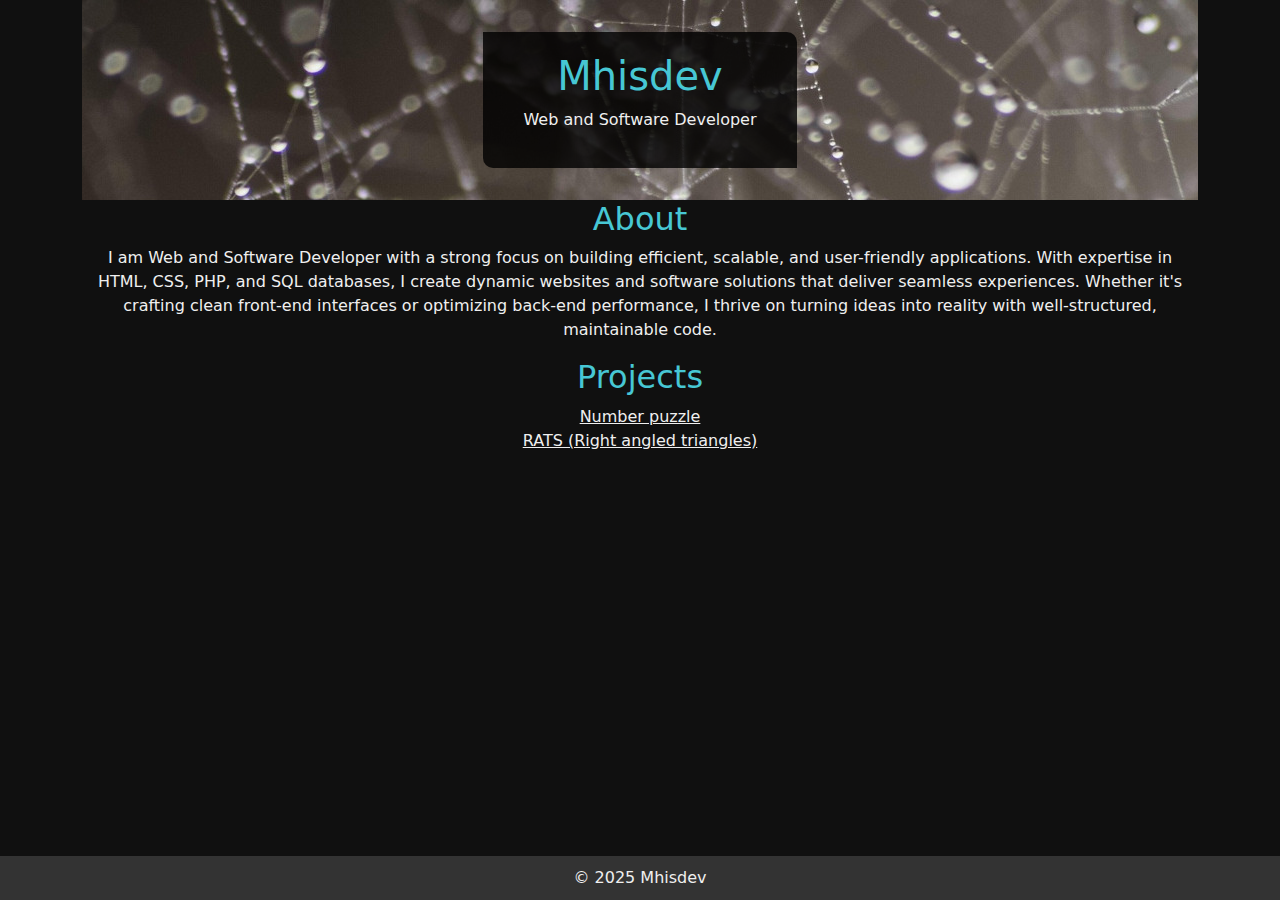
<file: index.html>
<!doctype html>
<html lang="en">

<head>
    <meta charset="utf-8">
    <meta name="viewport" content="width=device-width, initial-scale=1">
    <title>Mhisdev</title>
    <link href="https://cdn.jsdelivr.net/npm/bootstrap@5.3.3/dist/css/bootstrap.min.css" rel="stylesheet"
        integrity="sha384-QWTKZyjpPEjISv5WaRU9OFeRpok6YctnYmDr5pNlyT2bRjXh0JMhjY6hW+ALEwIH" crossorigin="anonymous">
    <style>
        body {
            background-color: #101010;
            color: #efefef;
        }

        h1,
        h2,
        h3,
        h4,
        h5,
        h6 {
            color: #47c7d4;
        }

        a:link,
        a:visited {
            color: #efefef;
        }

        a:hover,
        a:active {
            color: #47c7d4;
        }

        header {
            background-image: url('/img/dew-4567294_1320x200.jpg');
            background-size: cover;
            background-position: center;
            height: 200px;
            text-align: center;
            display: flex;
            flex-direction: column;
            justify-content: center;
            align-items: center;
            padding: 10px 0;
        }

        .header-content {
            background-color: rgba(0, 0, 0, 0.8);
            padding: 20px 40px;
            border-radius: 0 10px;
        }

        html, body {
            height: 100%;
            margin: 0;
        }

        body {
            display: flex;
            flex-direction: column;
        }

        .container {
            flex: 1;
        }

        footer {
            background-color: #333;
            color: #efefef;
            padding: 10px 0;
            margin-top: 20px;
            text-align: center;
        }
    </style>
</head>

<body>
    <div class="container">
        <div class="row">
            <div class="col">
                <header>
                    <div class="header-content">
                        <h1>Mhisdev</h1>
                        <p>Web and Software Developer</p>
                    </div>
                </header>

                <section>
                    <h2 class="text-center">About</h2>
                    <p class="text-center">I am Web and Software Developer with a strong focus on building efficient,
                        scalable, and user-friendly applications. With expertise in HTML, CSS, PHP, and SQL databases, I
                        create dynamic websites and software solutions that deliver seamless experiences. Whether it's
                        crafting clean front-end interfaces or optimizing back-end performance, I thrive on turning
                        ideas into reality with well-structured, maintainable code.
                    </p>
                </section>

                <section>
                    <h2 class="text-center">Projects</h2>
                    <ul class="list-unstyled text-center">
                        <li><a href="/number-puzzle">Number puzzle</a></li>
                        <li><a href="/rats">RATS (Right angled triangles)</a></li>
                    </ul>
                </section>
            </div>
        </div>
    </div>

    <footer class="text-center mt-5">
        <p class="m-0">&copy; 2025 Mhisdev</p>
    </footer>
    <script src="https://cdn.jsdelivr.net/npm/bootstrap@5.3.3/dist/js/bootstrap.bundle.min.js"
        integrity="sha384-YvpcrYf0tY3lHB60NNkmXc5s9fDVZLESaAA55NDzOxhy9GkcIdslK1eN7N6jIeHz"
        crossorigin="anonymous"></script>
</body>

</html>
</file>
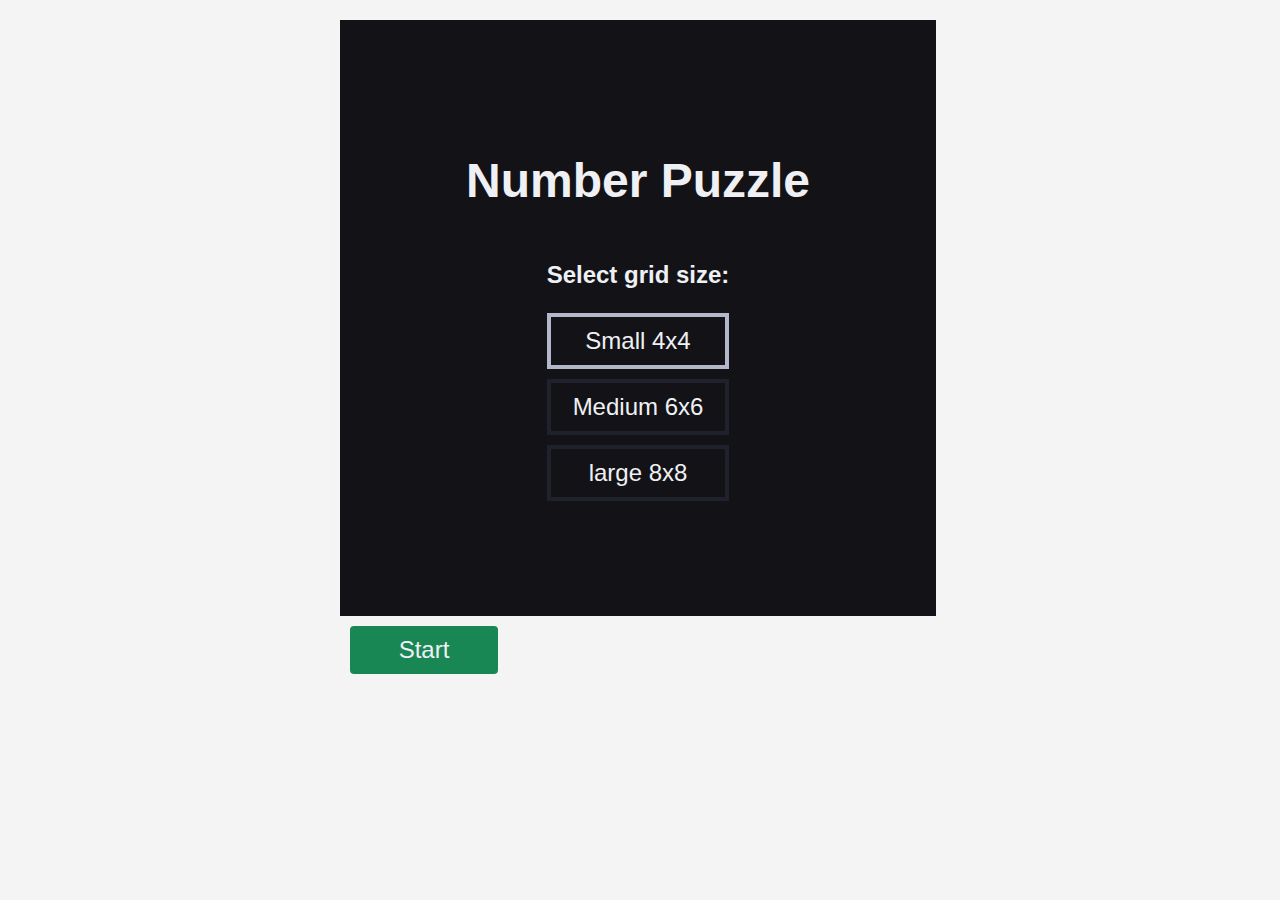
<file: number-puzzle/index.html>
<!doctype html>
<html lang="en">

<head>
  <meta charset="UTF-8">
  <link rel="icon" type="image/svg+xml" href="number-puzzle.svg">
  <meta name="viewport" content="width=device-width, initial-scale=1.0">
  <title>Number puzzle</title>
  <script type="module" crossorigin>
var N=Object.defineProperty;var D=(t,e,r)=>e in t?N(t,e,{enumerable:!0,configurable:!0,writable:!0,value:r}):t[e]=r;var y=(t,e,r)=>D(t,typeof e!="symbol"?e+"":e,r);(function(){const e=document.createElement("link").relList;if(e&&e.supports&&e.supports("modulepreload"))return;for(const n of document.querySelectorAll('link[rel="modulepreload"]'))h(n);new MutationObserver(n=>{for(const i of n)if(i.type==="childList")for(const S of i.addedNodes)S.tagName==="LINK"&&S.rel==="modulepreload"&&h(S)}).observe(document,{childList:!0,subtree:!0});function r(n){const i={};return n.integrity&&(i.integrity=n.integrity),n.referrerPolicy&&(i.referrerPolicy=n.referrerPolicy),n.crossOrigin==="use-credentials"?i.credentials="include":n.crossOrigin==="anonymous"?i.credentials="omit":i.credentials="same-origin",i}function h(n){if(n.ep)return;n.ep=!0;const i=r(n);fetch(n.href,i)}})();class z{constructor(e){y(this,"startTime");y(this,"intervalId");y(this,"callback");this.callback=e,this.startTime=0,this.intervalId=0}start(){this.clear(),this.startTime=new Date().getTime(),this.intervalId=setInterval(this.callback,100)}stop(){this.intervalId!==0&&this.clear()}getElapsedTime(){return new Date().getTime()-this.startTime}clear(){clearInterval(this.intervalId),this.intervalId=0}}const P=2e3,o="display-none";let a=4,m=16,f,L,l,v,d,c=[],s=m-1,u,C=[],g,x=0,T,M,p;function B(){A();for(let t=0;t<m;t++){const e=document.createElement("div");e.classList.add("tile"),e.classList.add(`tile-${a}`),e.dataset.titleId=t.toString(),f.appendChild(e),c.push(e)}b()}function A(){c.forEach(t=>f.removeChild(t)),c=[]}function b(){for(let t=0;t<m-1;t++)w(t,t+1);I(m-1),$(),l.classList.add(o),v.classList.add(o),d.innerText="Reset",x=0,g.classList.remove(o),p.classList.remove(o),k(),M.start()}function $(){for(let t=0;t<P;t++)G()}function G(){const t=R(),e=Math.floor(Math.random()*t.length);O(t[e])}function R(){const t=[];return E(s,"right")||t.push(s+1),E(s,"bottom")||t.push(s+a),E(s,"left")||t.push(s-1),E(s,"top")||t.push(s-a),t}function w(t,e){c[t].innerText=e.toString(),c[t].classList.remove("dark","light","blank"),c[t].classList.add(e%2?"light":"dark")}function I(t){c[t].innerText="",c[t].classList.remove("dark","light"),c[t].classList.add("blank"),s=t}function E(t,e){return e==="right"?t%a===a-1:e==="bottom"?t+a>=m:e==="left"?t%a===0:e==="top"?t-a<0:!1}function W(t){if(t===s)return;let e=j(t);if(e!==0){for(;s!==t;)O(s+e);x++,k(),_()&&q()}}function j(t){return t%a===s%a?t<s?-a:a:Math.floor(t/a)===Math.floor(s/a)?t<s?-1:1:0}function O(t){w(s,parseInt(c[t].innerText)),I(t)}function H(t){a=t,m=t*t}function _(){for(let t=0;t<m-1;t++)if(parseInt(c[t].innerText)!==t+1)return!1;return!0}function q(){T.classList.remove(o),u.classList.add(o),l.classList.remove("overlay-solid",o),l.classList.add("overlay-transparent"),d.innerText="Play again",M.stop()}function k(){g.innerText=`Moves: ${x}`}function F(){l.classList.remove("overlay-transparent"),l.classList.add("overlay-solid"),v.classList.remove(o),T.classList.add(o),u.classList.remove(o),d.innerText="Start",g.classList.add(o),p.classList.add(o)}function K(t){f=document.createElement("div"),f.classList.add("grid"),t.appendChild(f),l=document.createElement("div"),l.classList.add("overlay","overlay-solid"),f.appendChild(l),v=document.createElement("div"),v.classList.add("heading-container"),v.innerHTML="<h1>Number Puzzle</h1>",l.appendChild(v),u=document.createElement("div"),u.classList.add("options-container"),l.appendChild(u),u.innerHTML="<h2>Select grid size:</h2>";const e=["Small 4x4","Medium 6x6","large 8x8"],r=[4,6,8];e.forEach((h,n)=>{const i=document.createElement("button");i.innerText=h,i.classList.add("btn-option"),i.dataset.optionId=r[n].toString(),n===0&&i.classList.add("active"),u.appendChild(i),C.push(i)}),T=document.createElement("div"),T.innerHTML='<h2 class="win">WINNER!</h2>',l.appendChild(T),T.classList.add(o),L=document.createElement("div"),L.classList.add("hud"),t.appendChild(L),d=document.createElement("button"),d.classList.add("btn-action"),d.innerText="Start",L.appendChild(d),p=document.createElement("div"),p.classList.add("timer",o),p.innerText="Timer: 0:00",L.appendChild(p),g=document.createElement("div"),g.classList.add("moves"),L.appendChild(g)}function U(){f.addEventListener("click",t=>{const e=t.target;if(e.classList.contains("tile")){const r=parseInt(e.dataset.titleId||"");W(r)}else if(e.classList.contains("btn-option")){C.forEach(h=>h.classList.remove("active")),e.classList.add("active");const r=parseInt(e.dataset.optionId||"");H(r)}}),d.addEventListener("click",()=>{const t=d.innerText.toLowerCase();t==="start"?(B(),b()):t==="reset"?b():t==="play again"&&F()})}function V(){const t=M.getElapsedTime()/1e3,e=Math.floor(t%60),r=Math.floor(t/60);Y(r,e)}function Y(t,e){p.innerText=`Timer: ${t}:${e<10?"0":""}${e}`}function J(t){K(t),U(),M=new z(V)}document.addEventListener("DOMContentLoaded",()=>{const t=document.getElementById("app");t&&J(t)});

</script>
  <style>
*{margin:0;padding:0;box-sizing:border-box}body{background-color:#f4f4f4;font-family:Arial,sans-serif;margin:20px 0 0;padding:0;font-size:16px;line-height:1.5}.container{min-width:800px;width:100%;margin:0 auto;padding:0 20px}#app{width:600px;margin:0 auto;display:flex;flex-wrap:wrap}.grid{position:relative;width:576px;height:576px;background-color:#2e2e2e;display:flex;flex-wrap:wrap;padding:10px;box-sizing:content-box}.overlay{position:absolute;top:0;left:0;width:100%;height:100%;display:flex;justify-content:center;align-items:center;flex-direction:column;z-index:1}.overlay-solid{background-color:#131317}.overlay-transparent{background-color:#131317;opacity:.8}.overlay h1{color:#eff0f4;font-size:3rem;margin:20px;padding:0}.win{font-size:3.75rem;color:#eff0f4}.radio-container{color:#eff0f4}.hud{width:100%;display:flex;justify-content:space-between;align-items:center}.tile{background-color:#131317;border:solid 1px #131317;box-sizing:border-box;border-radius:4px;display:flex;justify-content:center;align-items:center;font-weight:700;color:#eff0f4;-webkit-user-select:none;user-select:none}.tile-4{width:144px;height:144px;font-size:80px}.tile-6{width:96px;height:96px;font-size:48px}.tile-8{width:72px;height:72px;font-size:36px}.light{background-color:#eff0f4;color:#131317}.dark{background-color:#bd2229;color:#eff0f4}.grid .light,.grid .dark{cursor:pointer}.btn-action{padding:10px 20px;margin:10px;background-color:#198754;color:#eff0f4;border:none;border-radius:4px;font-size:1.5rem;cursor:pointer;min-width:148px}.btn-action:hover,.btn-action:active{background-color:#115c39}.moves,.timer{color:#131317;font-size:1.5rem;margin:0 10px}.options-container{text-align:center}.options-container button{display:block;font-size:1.5rem;cursor:pointer;margin:10px 0;padding:10px;width:100%;background-color:#131317;color:#eff0f4;border:4px solid rgb(30.5555555556,33.3333333333,44.4444444444);transition:border-color .2s ease-in-out}.options-container button:hover{border-color:#484f69}.options-container button.active{border-color:#b3b7ca}.options-container h2{padding:0;margin:20px 0;color:#eff0f4}.display-none{display:none}

</style>
</head>

<body>
  <div class="container">
    <div id="app"></div>
  </div>
</body>

</html>
</file>
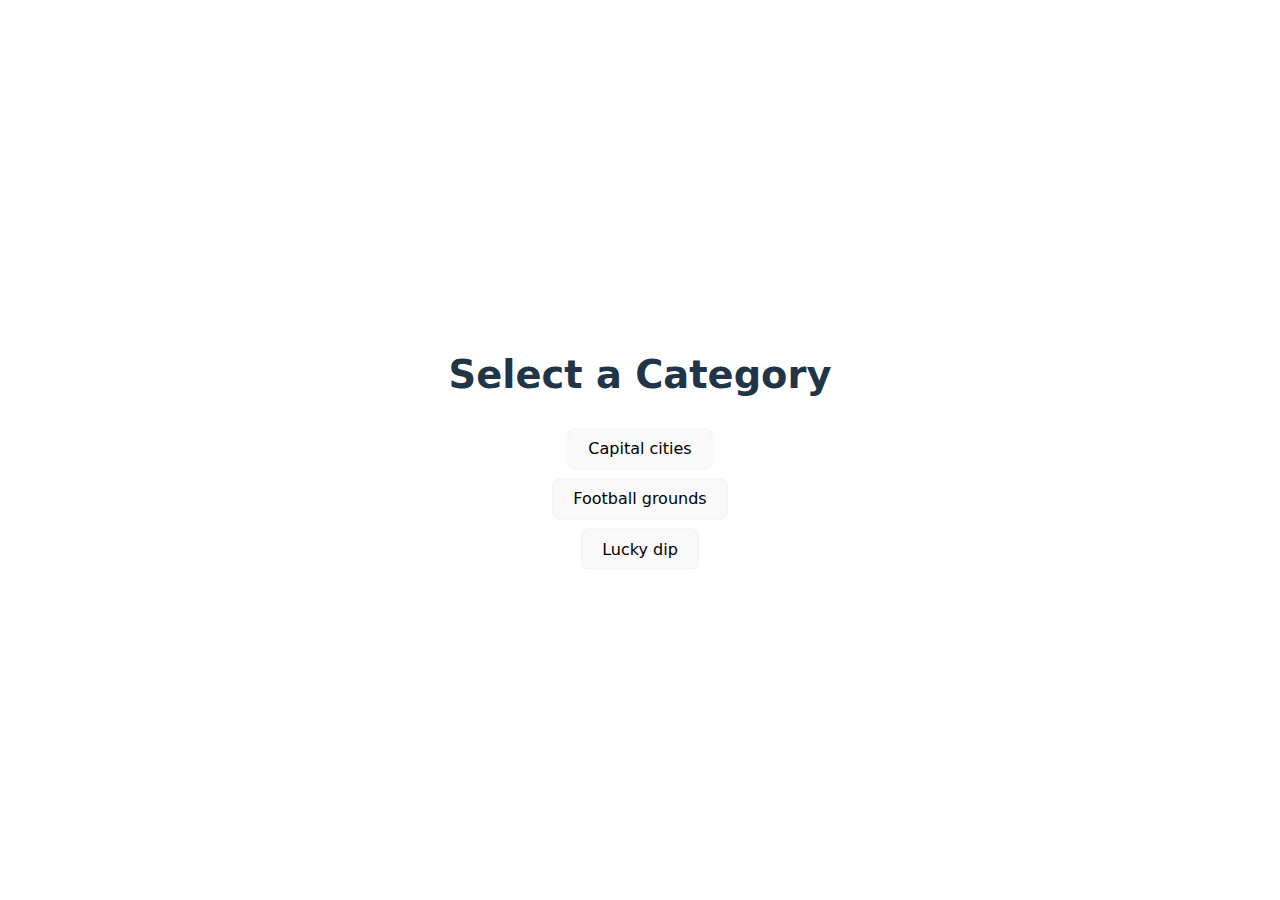
<file: quiz/index.html>
<!doctype html>
<html lang="en">
  <head>
    <meta charset="UTF-8" />
    <link rel="icon" type="image/svg+xml" href="./vite.svg" />
    <meta name="viewport" content="width=device-width, initial-scale=1.0" />
    <title>General knowledge quiz</title>
    <script type="module" crossorigin>(function(){const t=document.createElement("link").relList;if(t&&t.supports&&t.supports("modulepreload"))return;for(const s of document.querySelectorAll('link[rel="modulepreload"]'))n(s);new MutationObserver(s=>{for(const l of s)if(l.type==="childList")for(const o of l.addedNodes)o.tagName==="LINK"&&o.rel==="modulepreload"&&n(o)}).observe(document,{childList:!0,subtree:!0});function r(s){const l={};return s.integrity&&(l.integrity=s.integrity),s.referrerPolicy&&(l.referrerPolicy=s.referrerPolicy),s.crossOrigin==="use-credentials"?l.credentials="include":s.crossOrigin==="anonymous"?l.credentials="omit":l.credentials="same-origin",l}function n(s){if(s.ep)return;s.ep=!0;const l=r(s);fetch(s.href,l)}})();/**
* @vue/shared v3.5.21
* (c) 2018-present Yuxi (Evan) You and Vue contributors
* @license MIT
**/function Rr(e){const t=Object.create(null);for(const r of e.split(","))t[r]=1;return r=>r in t}const V={},tt=[],Te=()=>{},Fn=()=>!1,zt=e=>e.charCodeAt(0)===111&&e.charCodeAt(1)===110&&(e.charCodeAt(2)>122||e.charCodeAt(2)<97),Or=e=>e.startsWith("onUpdate:"),ee=Object.assign,Ir=(e,t)=>{const r=e.indexOf(t);r>-1&&e.splice(r,1)},Us=Object.prototype.hasOwnProperty,D=(e,t)=>Us.call(e,t),R=Array.isArray,rt=e=>Jt(e)==="[object Map]",Ln=e=>Jt(e)==="[object Set]",I=e=>typeof e=="function",z=e=>typeof e=="string",Ue=e=>typeof e=="symbol",$=e=>e!==null&&typeof e=="object",Dn=e=>($(e)||I(e))&&I(e.then)&&I(e.catch),Nn=Object.prototype.toString,Jt=e=>Nn.call(e),Ws=e=>Jt(e).slice(8,-1),Hn=e=>Jt(e)==="[object Object]",Br=e=>z(e)&&e!=="NaN"&&e[0]!=="-"&&""+parseInt(e,10)===e,pt=Rr(",key,ref,ref_for,ref_key,onVnodeBeforeMount,onVnodeMounted,onVnodeBeforeUpdate,onVnodeUpdated,onVnodeBeforeUnmount,onVnodeUnmounted"),Yt=e=>{const t=Object.create(null);return(r=>t[r]||(t[r]=e(r)))},$s=/-\w/g,Ke=Yt(e=>e.replace($s,t=>t.slice(1).toUpperCase())),Gs=/\B([A-Z])/g,Ze=Yt(e=>e.replace(Gs,"-$1").toLowerCase()),jn=Yt(e=>e.charAt(0).toUpperCase()+e.slice(1)),or=Yt(e=>e?`on${jn(e)}`:""),je=(e,t)=>!Object.is(e,t),ir=(e,...t)=>{for(let r=0;r<e.length;r++)e[r](...t)},Kn=(e,t,r,n=!1)=>{Object.defineProperty(e,t,{configurable:!0,enumerable:!1,writable:n,value:r})},qs=e=>{const t=parseFloat(e);return isNaN(t)?e:t};let nn;const Qt=()=>nn||(nn=typeof globalThis<"u"?globalThis:typeof self<"u"?self:typeof window<"u"?window:typeof global<"u"?global:{});function Fr(e){if(R(e)){const t={};for(let r=0;r<e.length;r++){const n=e[r],s=z(n)?Qs(n):Fr(n);if(s)for(const l in s)t[l]=s[l]}return t}else if(z(e)||$(e))return e}const zs=/;(?![^(]*\))/g,Js=/:([^]+)/,Ys=/\/\*[^]*?\*\//g;function Qs(e){const t={};return e.replace(Ys,"").split(zs).forEach(r=>{if(r){const n=r.split(Js);n.length>1&&(t[n[0].trim()]=n[1].trim())}}),t}function Zt(e){let t="";if(z(e))t=e;else if(R(e))for(let r=0;r<e.length;r++){const n=Zt(e[r]);n&&(t+=n+" ")}else if($(e))for(const r in e)e[r]&&(t+=r+" ");return t.trim()}const Zs="itemscope,allowfullscreen,formnovalidate,ismap,nomodule,novalidate,readonly",Xs=Rr(Zs);function kn(e){return!!e||e===""}const Vn=e=>!!(e&&e.__v_isRef===!0),de=e=>z(e)?e:e==null?"":R(e)||$(e)&&(e.toString===Nn||!I(e.toString))?Vn(e)?de(e.value):JSON.stringify(e,Un,2):String(e),Un=(e,t)=>Vn(t)?Un(e,t.value):rt(t)?{[`Map(${t.size})`]:[...t.entries()].reduce((r,[n,s],l)=>(r[ar(n,l)+" =>"]=s,r),{})}:Ln(t)?{[`Set(${t.size})`]:[...t.values()].map(r=>ar(r))}:Ue(t)?ar(t):$(t)&&!R(t)&&!Hn(t)?String(t):t,ar=(e,t="")=>{var r;return Ue(e)?`Symbol(${(r=e.description)!=null?r:t})`:e};/**
* @vue/reactivity v3.5.21
* (c) 2018-present Yuxi (Evan) You and Vue contributors
* @license MIT
**/let ae;class el{constructor(t=!1){this.detached=t,this._active=!0,this._on=0,this.effects=[],this.cleanups=[],this._isPaused=!1,this.parent=ae,!t&&ae&&(this.index=(ae.scopes||(ae.scopes=[])).push(this)-1)}get active(){return this._active}pause(){if(this._active){this._isPaused=!0;let t,r;if(this.scopes)for(t=0,r=this.scopes.length;t<r;t++)this.scopes[t].pause();for(t=0,r=this.effects.length;t<r;t++)this.effects[t].pause()}}resume(){if(this._active&&this._isPaused){this._isPaused=!1;let t,r;if(this.scopes)for(t=0,r=this.scopes.length;t<r;t++)this.scopes[t].resume();for(t=0,r=this.effects.length;t<r;t++)this.effects[t].resume()}}run(t){if(this._active){const r=ae;try{return ae=this,t()}finally{ae=r}}}on(){++this._on===1&&(this.prevScope=ae,ae=this)}off(){this._on>0&&--this._on===0&&(ae=this.prevScope,this.prevScope=void 0)}stop(t){if(this._active){this._active=!1;let r,n;for(r=0,n=this.effects.length;r<n;r++)this.effects[r].stop();for(this.effects.length=0,r=0,n=this.cleanups.length;r<n;r++)this.cleanups[r]();if(this.cleanups.length=0,this.scopes){for(r=0,n=this.scopes.length;r<n;r++)this.scopes[r].stop(!0);this.scopes.length=0}if(!this.detached&&this.parent&&!t){const s=this.parent.scopes.pop();s&&s!==this&&(this.parent.scopes[this.index]=s,s.index=this.index)}this.parent=void 0}}}function tl(){return ae}let k;const cr=new WeakSet;class Wn{constructor(t){this.fn=t,this.deps=void 0,this.depsTail=void 0,this.flags=5,this.next=void 0,this.cleanup=void 0,this.scheduler=void 0,ae&&ae.active&&ae.effects.push(this)}pause(){this.flags|=64}resume(){this.flags&64&&(this.flags&=-65,cr.has(this)&&(cr.delete(this),this.trigger()))}notify(){this.flags&2&&!(this.flags&32)||this.flags&8||Gn(this)}run(){if(!(this.flags&1))return this.fn();this.flags|=2,sn(this),qn(this);const t=k,r=ge;k=this,ge=!0;try{return this.fn()}finally{zn(this),k=t,ge=r,this.flags&=-3}}stop(){if(this.flags&1){for(let t=this.deps;t;t=t.nextDep)Nr(t);this.deps=this.depsTail=void 0,sn(this),this.onStop&&this.onStop(),this.flags&=-2}}trigger(){this.flags&64?cr.add(this):this.scheduler?this.scheduler():this.runIfDirty()}runIfDirty(){br(this)&&this.run()}get dirty(){return br(this)}}let $n=0,gt,wt;function Gn(e,t=!1){if(e.flags|=8,t){e.next=wt,wt=e;return}e.next=gt,gt=e}function Lr(){$n++}function Dr(){if(--$n>0)return;if(wt){let t=wt;for(wt=void 0;t;){const r=t.next;t.next=void 0,t.flags&=-9,t=r}}let e;for(;gt;){let t=gt;for(gt=void 0;t;){const r=t.next;if(t.next=void 0,t.flags&=-9,t.flags&1)try{t.trigger()}catch(n){e||(e=n)}t=r}}if(e)throw e}function qn(e){for(let t=e.deps;t;t=t.nextDep)t.version=-1,t.prevActiveLink=t.dep.activeLink,t.dep.activeLink=t}function zn(e){let t,r=e.depsTail,n=r;for(;n;){const s=n.prevDep;n.version===-1?(n===r&&(r=s),Nr(n),rl(n)):t=n,n.dep.activeLink=n.prevActiveLink,n.prevActiveLink=void 0,n=s}e.deps=t,e.depsTail=r}function br(e){for(let t=e.deps;t;t=t.nextDep)if(t.dep.version!==t.version||t.dep.computed&&(Jn(t.dep.computed)||t.dep.version!==t.version))return!0;return!!e._dirty}function Jn(e){if(e.flags&4&&!(e.flags&16)||(e.flags&=-17,e.globalVersion===St)||(e.globalVersion=St,!e.isSSR&&e.flags&128&&(!e.deps&&!e._dirty||!br(e))))return;e.flags|=2;const t=e.dep,r=k,n=ge;k=e,ge=!0;try{qn(e);const s=e.fn(e._value);(t.version===0||je(s,e._value))&&(e.flags|=128,e._value=s,t.version++)}catch(s){throw t.version++,s}finally{k=r,ge=n,zn(e),e.flags&=-3}}function Nr(e,t=!1){const{dep:r,prevSub:n,nextSub:s}=e;if(n&&(n.nextSub=s,e.prevSub=void 0),s&&(s.prevSub=n,e.nextSub=void 0),r.subs===e&&(r.subs=n,!n&&r.computed)){r.computed.flags&=-5;for(let l=r.computed.deps;l;l=l.nextDep)Nr(l,!0)}!t&&!--r.sc&&r.map&&r.map.delete(r.key)}function rl(e){const{prevDep:t,nextDep:r}=e;t&&(t.nextDep=r,e.prevDep=void 0),r&&(r.prevDep=t,e.nextDep=void 0)}let ge=!0;const Yn=[];function Oe(){Yn.push(ge),ge=!1}function Ie(){const e=Yn.pop();ge=e===void 0?!0:e}function sn(e){const{cleanup:t}=e;if(e.cleanup=void 0,t){const r=k;k=void 0;try{t()}finally{k=r}}}let St=0;class nl{constructor(t,r){this.sub=t,this.dep=r,this.version=r.version,this.nextDep=this.prevDep=this.nextSub=this.prevSub=this.prevActiveLink=void 0}}class Hr{constructor(t){this.computed=t,this.version=0,this.activeLink=void 0,this.subs=void 0,this.map=void 0,this.key=void 0,this.sc=0,this.__v_skip=!0}track(t){if(!k||!ge||k===this.computed)return;let r=this.activeLink;if(r===void 0||r.sub!==k)r=this.activeLink=new nl(k,this),k.deps?(r.prevDep=k.depsTail,k.depsTail.nextDep=r,k.depsTail=r):k.deps=k.depsTail=r,Qn(r);else if(r.version===-1&&(r.version=this.version,r.nextDep)){const n=r.nextDep;n.prevDep=r.prevDep,r.prevDep&&(r.prevDep.nextDep=n),r.prevDep=k.depsTail,r.nextDep=void 0,k.depsTail.nextDep=r,k.depsTail=r,k.deps===r&&(k.deps=n)}return r}trigger(t){this.version++,St++,this.notify(t)}notify(t){Lr();try{for(let r=this.subs;r;r=r.prevSub)r.sub.notify()&&r.sub.dep.notify()}finally{Dr()}}}function Qn(e){if(e.dep.sc++,e.sub.flags&4){const t=e.dep.computed;if(t&&!e.dep.subs){t.flags|=20;for(let n=t.deps;n;n=n.nextDep)Qn(n)}const r=e.dep.subs;r!==e&&(e.prevSub=r,r&&(r.nextSub=e)),e.dep.subs=e}}const _r=new WeakMap,Qe=Symbol(""),yr=Symbol(""),vt=Symbol("");function Z(e,t,r){if(ge&&k){let n=_r.get(e);n||_r.set(e,n=new Map);let s=n.get(r);s||(n.set(r,s=new Hr),s.map=n,s.key=r),s.track()}}function Re(e,t,r,n,s,l){const o=_r.get(e);if(!o){St++;return}const i=c=>{c&&c.trigger()};if(Lr(),t==="clear")o.forEach(i);else{const c=R(e),h=c&&Br(r);if(c&&r==="length"){const f=Number(n);o.forEach((p,C)=>{(C==="length"||C===vt||!Ue(C)&&C>=f)&&i(p)})}else switch((r!==void 0||o.has(void 0))&&i(o.get(r)),h&&i(o.get(vt)),t){case"add":c?h&&i(o.get("length")):(i(o.get(Qe)),rt(e)&&i(o.get(yr)));break;case"delete":c||(i(o.get(Qe)),rt(e)&&i(o.get(yr)));break;case"set":rt(e)&&i(o.get(Qe));break}}Dr()}function Xe(e){const t=L(e);return t===e?t:(Z(t,"iterate",vt),pe(e)?t:t.map(Y))}function Xt(e){return Z(e=L(e),"iterate",vt),e}const sl={__proto__:null,[Symbol.iterator](){return ur(this,Symbol.iterator,Y)},concat(...e){return Xe(this).concat(...e.map(t=>R(t)?Xe(t):t))},entries(){return ur(this,"entries",e=>(e[1]=Y(e[1]),e))},every(e,t){return Me(this,"every",e,t,void 0,arguments)},filter(e,t){return Me(this,"filter",e,t,r=>r.map(Y),arguments)},find(e,t){return Me(this,"find",e,t,Y,arguments)},findIndex(e,t){return Me(this,"findIndex",e,t,void 0,arguments)},findLast(e,t){return Me(this,"findLast",e,t,Y,arguments)},findLastIndex(e,t){return Me(this,"findLastIndex",e,t,void 0,arguments)},forEach(e,t){return Me(this,"forEach",e,t,void 0,arguments)},includes(...e){return fr(this,"includes",e)},indexOf(...e){return fr(this,"indexOf",e)},join(e){return Xe(this).join(e)},lastIndexOf(...e){return fr(this,"lastIndexOf",e)},map(e,t){return Me(this,"map",e,t,void 0,arguments)},pop(){return ft(this,"pop")},push(...e){return ft(this,"push",e)},reduce(e,...t){return ln(this,"reduce",e,t)},reduceRight(e,...t){return ln(this,"reduceRight",e,t)},shift(){return ft(this,"shift")},some(e,t){return Me(this,"some",e,t,void 0,arguments)},splice(...e){return ft(this,"splice",e)},toReversed(){return Xe(this).toReversed()},toSorted(e){return Xe(this).toSorted(e)},toSpliced(...e){return Xe(this).toSpliced(...e)},unshift(...e){return ft(this,"unshift",e)},values(){return ur(this,"values",Y)}};function ur(e,t,r){const n=Xt(e),s=n[t]();return n!==e&&!pe(e)&&(s._next=s.next,s.next=()=>{const l=s._next();return l.value&&(l.value=r(l.value)),l}),s}const ll=Array.prototype;function Me(e,t,r,n,s,l){const o=Xt(e),i=o!==e&&!pe(e),c=o[t];if(c!==ll[t]){const p=c.apply(e,l);return i?Y(p):p}let h=r;o!==e&&(i?h=function(p,C){return r.call(this,Y(p),C,e)}:r.length>2&&(h=function(p,C){return r.call(this,p,C,e)}));const f=c.call(o,h,n);return i&&s?s(f):f}function ln(e,t,r,n){const s=Xt(e);let l=r;return s!==e&&(pe(e)?r.length>3&&(l=function(o,i,c){return r.call(this,o,i,c,e)}):l=function(o,i,c){return r.call(this,o,Y(i),c,e)}),s[t](l,...n)}function fr(e,t,r){const n=L(e);Z(n,"iterate",vt);const s=n[t](...r);return(s===-1||s===!1)&&Vr(r[0])?(r[0]=L(r[0]),n[t](...r)):s}function ft(e,t,r=[]){Oe(),Lr();const n=L(e)[t].apply(e,r);return Dr(),Ie(),n}const ol=Rr("__proto__,__v_isRef,__isVue"),Zn=new Set(Object.getOwnPropertyNames(Symbol).filter(e=>e!=="arguments"&&e!=="caller").map(e=>Symbol[e]).filter(Ue));function il(e){Ue(e)||(e=String(e));const t=L(this);return Z(t,"has",e),t.hasOwnProperty(e)}class Xn{constructor(t=!1,r=!1){this._isReadonly=t,this._isShallow=r}get(t,r,n){if(r==="__v_skip")return t.__v_skip;const s=this._isReadonly,l=this._isShallow;if(r==="__v_isReactive")return!s;if(r==="__v_isReadonly")return s;if(r==="__v_isShallow")return l;if(r==="__v_raw")return n===(s?l?ml:ns:l?rs:ts).get(t)||Object.getPrototypeOf(t)===Object.getPrototypeOf(n)?t:void 0;const o=R(t);if(!s){let c;if(o&&(c=sl[r]))return c;if(r==="hasOwnProperty")return il}const i=Reflect.get(t,r,X(t)?t:n);return(Ue(r)?Zn.has(r):ol(r))||(s||Z(t,"get",r),l)?i:X(i)?o&&Br(r)?i:i.value:$(i)?s?ss(i):Kr(i):i}}class es extends Xn{constructor(t=!1){super(!1,t)}set(t,r,n,s){let l=t[r];if(!this._isShallow){const c=ke(l);if(!pe(n)&&!ke(n)&&(l=L(l),n=L(n)),!R(t)&&X(l)&&!X(n))return c||(l.value=n),!0}const o=R(t)&&Br(r)?Number(r)<t.length:D(t,r),i=Reflect.set(t,r,n,X(t)?t:s);return t===L(s)&&(o?je(n,l)&&Re(t,"set",r,n):Re(t,"add",r,n)),i}deleteProperty(t,r){const n=D(t,r);t[r];const s=Reflect.deleteProperty(t,r);return s&&n&&Re(t,"delete",r,void 0),s}has(t,r){const n=Reflect.has(t,r);return(!Ue(r)||!Zn.has(r))&&Z(t,"has",r),n}ownKeys(t){return Z(t,"iterate",R(t)?"length":Qe),Reflect.ownKeys(t)}}class al extends Xn{constructor(t=!1){super(!0,t)}set(t,r){return!0}deleteProperty(t,r){return!0}}const cl=new es,ul=new al,fl=new es(!0);const Sr=e=>e,Bt=e=>Reflect.getPrototypeOf(e);function dl(e,t,r){return function(...n){const s=this.__v_raw,l=L(s),o=rt(l),i=e==="entries"||e===Symbol.iterator&&o,c=e==="keys"&&o,h=s[e](...n),f=r?Sr:t?kt:Y;return!t&&Z(l,"iterate",c?yr:Qe),{next(){const{value:p,done:C}=h.next();return C?{value:p,done:C}:{value:i?[f(p[0]),f(p[1])]:f(p),done:C}},[Symbol.iterator](){return this}}}}function Ft(e){return function(...t){return e==="delete"?!1:e==="clear"?void 0:this}}function hl(e,t){const r={get(s){const l=this.__v_raw,o=L(l),i=L(s);e||(je(s,i)&&Z(o,"get",s),Z(o,"get",i));const{has:c}=Bt(o),h=t?Sr:e?kt:Y;if(c.call(o,s))return h(l.get(s));if(c.call(o,i))return h(l.get(i));l!==o&&l.get(s)},get size(){const s=this.__v_raw;return!e&&Z(L(s),"iterate",Qe),s.size},has(s){const l=this.__v_raw,o=L(l),i=L(s);return e||(je(s,i)&&Z(o,"has",s),Z(o,"has",i)),s===i?l.has(s):l.has(s)||l.has(i)},forEach(s,l){const o=this,i=o.__v_raw,c=L(i),h=t?Sr:e?kt:Y;return!e&&Z(c,"iterate",Qe),i.forEach((f,p)=>s.call(l,h(f),h(p),o))}};return ee(r,e?{add:Ft("add"),set:Ft("set"),delete:Ft("delete"),clear:Ft("clear")}:{add(s){!t&&!pe(s)&&!ke(s)&&(s=L(s));const l=L(this);return Bt(l).has.call(l,s)||(l.add(s),Re(l,"add",s,s)),this},set(s,l){!t&&!pe(l)&&!ke(l)&&(l=L(l));const o=L(this),{has:i,get:c}=Bt(o);let h=i.call(o,s);h||(s=L(s),h=i.call(o,s));const f=c.call(o,s);return o.set(s,l),h?je(l,f)&&Re(o,"set",s,l):Re(o,"add",s,l),this},delete(s){const l=L(this),{has:o,get:i}=Bt(l);let c=o.call(l,s);c||(s=L(s),c=o.call(l,s)),i&&i.call(l,s);const h=l.delete(s);return c&&Re(l,"delete",s,void 0),h},clear(){const s=L(this),l=s.size!==0,o=s.clear();return l&&Re(s,"clear",void 0,void 0),o}}),["keys","values","entries",Symbol.iterator].forEach(s=>{r[s]=dl(s,e,t)}),r}function jr(e,t){const r=hl(e,t);return(n,s,l)=>s==="__v_isReactive"?!e:s==="__v_isReadonly"?e:s==="__v_raw"?n:Reflect.get(D(r,s)&&s in n?r:n,s,l)}const pl={get:jr(!1,!1)},gl={get:jr(!1,!0)},wl={get:jr(!0,!1)};const ts=new WeakMap,rs=new WeakMap,ns=new WeakMap,ml=new WeakMap;function bl(e){switch(e){case"Object":case"Array":return 1;case"Map":case"Set":case"WeakMap":case"WeakSet":return 2;default:return 0}}function _l(e){return e.__v_skip||!Object.isExtensible(e)?0:bl(Ws(e))}function Kr(e){return ke(e)?e:kr(e,!1,cl,pl,ts)}function yl(e){return kr(e,!1,fl,gl,rs)}function ss(e){return kr(e,!0,ul,wl,ns)}function kr(e,t,r,n,s){if(!$(e)||e.__v_raw&&!(t&&e.__v_isReactive))return e;const l=_l(e);if(l===0)return e;const o=s.get(e);if(o)return o;const i=new Proxy(e,l===2?n:r);return s.set(e,i),i}function nt(e){return ke(e)?nt(e.__v_raw):!!(e&&e.__v_isReactive)}function ke(e){return!!(e&&e.__v_isReadonly)}function pe(e){return!!(e&&e.__v_isShallow)}function Vr(e){return e?!!e.__v_raw:!1}function L(e){const t=e&&e.__v_raw;return t?L(t):e}function Sl(e){return!D(e,"__v_skip")&&Object.isExtensible(e)&&Kn(e,"__v_skip",!0),e}const Y=e=>$(e)?Kr(e):e,kt=e=>$(e)?ss(e):e;function X(e){return e?e.__v_isRef===!0:!1}function Je(e){return vl(e,!1)}function vl(e,t){return X(e)?e:new Cl(e,t)}class Cl{constructor(t,r){this.dep=new Hr,this.__v_isRef=!0,this.__v_isShallow=!1,this._rawValue=r?t:L(t),this._value=r?t:Y(t),this.__v_isShallow=r}get value(){return this.dep.track(),this._value}set value(t){const r=this._rawValue,n=this.__v_isShallow||pe(t)||ke(t);t=n?t:L(t),je(t,r)&&(this._rawValue=t,this._value=n?t:Y(t),this.dep.trigger())}}function ls(e){return X(e)?e.value:e}const xl={get:(e,t,r)=>t==="__v_raw"?e:ls(Reflect.get(e,t,r)),set:(e,t,r,n)=>{const s=e[t];return X(s)&&!X(r)?(s.value=r,!0):Reflect.set(e,t,r,n)}};function os(e){return nt(e)?e:new Proxy(e,xl)}class Tl{constructor(t,r,n){this.fn=t,this.setter=r,this._value=void 0,this.dep=new Hr(this),this.__v_isRef=!0,this.deps=void 0,this.depsTail=void 0,this.flags=16,this.globalVersion=St-1,this.next=void 0,this.effect=this,this.__v_isReadonly=!r,this.isSSR=n}notify(){if(this.flags|=16,!(this.flags&8)&&k!==this)return Gn(this,!0),!0}get value(){const t=this.dep.track();return Jn(this),t&&(t.version=this.dep.version),this._value}set value(t){this.setter&&this.setter(t)}}function Al(e,t,r=!1){let n,s;return I(e)?n=e:(n=e.get,s=e.set),new Tl(n,s,r)}const Lt={},Vt=new WeakMap;let Ye;function Pl(e,t=!1,r=Ye){if(r){let n=Vt.get(r);n||Vt.set(r,n=[]),n.push(e)}}function Ml(e,t,r=V){const{immediate:n,deep:s,once:l,scheduler:o,augmentJob:i,call:c}=r,h=P=>s?P:pe(P)||s===!1||s===0?He(P,1):He(P);let f,p,C,x,O=!1,E=!1;if(X(e)?(p=()=>e.value,O=pe(e)):nt(e)?(p=()=>h(e),O=!0):R(e)?(E=!0,O=e.some(P=>nt(P)||pe(P)),p=()=>e.map(P=>{if(X(P))return P.value;if(nt(P))return h(P);if(I(P))return c?c(P,2):P()})):I(e)?t?p=c?()=>c(e,2):e:p=()=>{if(C){Oe();try{C()}finally{Ie()}}const P=Ye;Ye=f;try{return c?c(e,3,[x]):e(x)}finally{Ye=P}}:p=Te,t&&s){const P=p,J=s===!0?1/0:s;p=()=>He(P(),J)}const G=tl(),B=()=>{f.stop(),G&&G.active&&Ir(G.effects,f)};if(l&&t){const P=t;t=(...J)=>{P(...J),B()}}let U=E?new Array(e.length).fill(Lt):Lt;const q=P=>{if(!(!(f.flags&1)||!f.dirty&&!P))if(t){const J=f.run();if(s||O||(E?J.some((Fe,we)=>je(Fe,U[we])):je(J,U))){C&&C();const Fe=Ye;Ye=f;try{const we=[J,U===Lt?void 0:E&&U[0]===Lt?[]:U,x];U=J,c?c(t,3,we):t(...we)}finally{Ye=Fe}}}else f.run()};return i&&i(q),f=new Wn(p),f.scheduler=o?()=>o(q,!1):q,x=P=>Pl(P,!1,f),C=f.onStop=()=>{const P=Vt.get(f);if(P){if(c)c(P,4);else for(const J of P)J();Vt.delete(f)}},t?n?q(!0):U=f.run():o?o(q.bind(null,!0),!0):f.run(),B.pause=f.pause.bind(f),B.resume=f.resume.bind(f),B.stop=B,B}function He(e,t=1/0,r){if(t<=0||!$(e)||e.__v_skip||(r=r||new Map,(r.get(e)||0)>=t))return e;if(r.set(e,t),t--,X(e))He(e.value,t,r);else if(R(e))for(let n=0;n<e.length;n++)He(e[n],t,r);else if(Ln(e)||rt(e))e.forEach(n=>{He(n,t,r)});else if(Hn(e)){for(const n in e)He(e[n],t,r);for(const n of Object.getOwnPropertySymbols(e))Object.prototype.propertyIsEnumerable.call(e,n)&&He(e[n],t,r)}return e}/**
* @vue/runtime-core v3.5.21
* (c) 2018-present Yuxi (Evan) You and Vue contributors
* @license MIT
**/function At(e,t,r,n){try{return n?e(...n):e()}catch(s){er(s,t,r)}}function Pe(e,t,r,n){if(I(e)){const s=At(e,t,r,n);return s&&Dn(s)&&s.catch(l=>{er(l,t,r)}),s}if(R(e)){const s=[];for(let l=0;l<e.length;l++)s.push(Pe(e[l],t,r,n));return s}}function er(e,t,r,n=!0){const s=t?t.vnode:null,{errorHandler:l,throwUnhandledErrorInProduction:o}=t&&t.appContext.config||V;if(t){let i=t.parent;const c=t.proxy,h=`https://vuejs.org/error-reference/#runtime-${r}`;for(;i;){const f=i.ec;if(f){for(let p=0;p<f.length;p++)if(f[p](e,c,h)===!1)return}i=i.parent}if(l){Oe(),At(l,null,10,[e,c,h]),Ie();return}}El(e,r,s,n,o)}function El(e,t,r,n=!0,s=!1){if(s)throw e;console.error(e)}const ne=[];let ve=-1;const st=[];let De=null,et=0;const is=Promise.resolve();let Ut=null;function Rl(e){const t=Ut||is;return e?t.then(this?e.bind(this):e):t}function Ol(e){let t=ve+1,r=ne.length;for(;t<r;){const n=t+r>>>1,s=ne[n],l=Ct(s);l<e||l===e&&s.flags&2?t=n+1:r=n}return t}function Ur(e){if(!(e.flags&1)){const t=Ct(e),r=ne[ne.length-1];!r||!(e.flags&2)&&t>=Ct(r)?ne.push(e):ne.splice(Ol(t),0,e),e.flags|=1,as()}}function as(){Ut||(Ut=is.then(us))}function Il(e){R(e)?st.push(...e):De&&e.id===-1?De.splice(et+1,0,e):e.flags&1||(st.push(e),e.flags|=1),as()}function on(e,t,r=ve+1){for(;r<ne.length;r++){const n=ne[r];if(n&&n.flags&2){if(e&&n.id!==e.uid)continue;ne.splice(r,1),r--,n.flags&4&&(n.flags&=-2),n(),n.flags&4||(n.flags&=-2)}}}function cs(e){if(st.length){const t=[...new Set(st)].sort((r,n)=>Ct(r)-Ct(n));if(st.length=0,De){De.push(...t);return}for(De=t,et=0;et<De.length;et++){const r=De[et];r.flags&4&&(r.flags&=-2),r.flags&8||r(),r.flags&=-2}De=null,et=0}}const Ct=e=>e.id==null?e.flags&2?-1:1/0:e.id;function us(e){try{for(ve=0;ve<ne.length;ve++){const t=ne[ve];t&&!(t.flags&8)&&(t.flags&4&&(t.flags&=-2),At(t,t.i,t.i?15:14),t.flags&4||(t.flags&=-2))}}finally{for(;ve<ne.length;ve++){const t=ne[ve];t&&(t.flags&=-2)}ve=-1,ne.length=0,cs(),Ut=null,(ne.length||st.length)&&us()}}let xe=null,fs=null;function Wt(e){const t=xe;return xe=e,fs=e&&e.type.__scopeId||null,t}function Bl(e,t=xe,r){if(!t||e._n)return e;const n=(...s)=>{n._d&&mn(-1);const l=Wt(t);let o;try{o=e(...s)}finally{Wt(l),n._d&&mn(1)}return o};return n._n=!0,n._c=!0,n._d=!0,n}function qe(e,t,r,n){const s=e.dirs,l=t&&t.dirs;for(let o=0;o<s.length;o++){const i=s[o];l&&(i.oldValue=l[o].value);let c=i.dir[n];c&&(Oe(),Pe(c,r,8,[e.el,i,e,t]),Ie())}}const Fl=Symbol("_vte"),Ll=e=>e.__isTeleport,Dl=Symbol("_leaveCb");function Wr(e,t){e.shapeFlag&6&&e.component?(e.transition=t,Wr(e.component.subTree,t)):e.shapeFlag&128?(e.ssContent.transition=t.clone(e.ssContent),e.ssFallback.transition=t.clone(e.ssFallback)):e.transition=t}function $r(e,t){return I(e)?ee({name:e.name},t,{setup:e}):e}function ds(e){e.ids=[e.ids[0]+e.ids[2]+++"-",0,0]}const $t=new WeakMap;function mt(e,t,r,n,s=!1){if(R(e)){e.forEach((O,E)=>mt(O,t&&(R(t)?t[E]:t),r,n,s));return}if(bt(n)&&!s){n.shapeFlag&512&&n.type.__asyncResolved&&n.component.subTree.component&&mt(e,t,r,n.component.subTree);return}const l=n.shapeFlag&4?Jr(n.component):n.el,o=s?null:l,{i,r:c}=e,h=t&&t.r,f=i.refs===V?i.refs={}:i.refs,p=i.setupState,C=L(p),x=p===V?Fn:O=>D(C,O);if(h!=null&&h!==c){if(an(t),z(h))f[h]=null,x(h)&&(p[h]=null);else if(X(h)){h.value=null;const O=t;O.k&&(f[O.k]=null)}}if(I(c))At(c,i,12,[o,f]);else{const O=z(c),E=X(c);if(O||E){const G=()=>{if(e.f){const B=O?x(c)?p[c]:f[c]:c.value;if(s)R(B)&&Ir(B,l);else if(R(B))B.includes(l)||B.push(l);else if(O)f[c]=[l],x(c)&&(p[c]=f[c]);else{const U=[l];c.value=U,e.k&&(f[e.k]=U)}}else O?(f[c]=o,x(c)&&(p[c]=o)):E&&(c.value=o,e.k&&(f[e.k]=o))};if(o){const B=()=>{G(),$t.delete(e)};B.id=-1,$t.set(e,B),ue(B,r)}else an(e),G()}}}function an(e){const t=$t.get(e);t&&(t.flags|=8,$t.delete(e))}Qt().requestIdleCallback;Qt().cancelIdleCallback;const bt=e=>!!e.type.__asyncLoader,hs=e=>e.type.__isKeepAlive;function Nl(e,t){ps(e,"a",t)}function Hl(e,t){ps(e,"da",t)}function ps(e,t,r=se){const n=e.__wdc||(e.__wdc=()=>{let s=r;for(;s;){if(s.isDeactivated)return;s=s.parent}return e()});if(tr(t,n,r),r){let s=r.parent;for(;s&&s.parent;)hs(s.parent.vnode)&&jl(n,t,r,s),s=s.parent}}function jl(e,t,r,n){const s=tr(t,e,n,!0);gs(()=>{Ir(n[t],s)},r)}function tr(e,t,r=se,n=!1){if(r){const s=r[e]||(r[e]=[]),l=t.__weh||(t.__weh=(...o)=>{Oe();const i=Pt(r),c=Pe(t,r,e,o);return i(),Ie(),c});return n?s.unshift(l):s.push(l),l}}const Be=e=>(t,r=se)=>{(!Tt||e==="sp")&&tr(e,(...n)=>t(...n),r)},Kl=Be("bm"),kl=Be("m"),Vl=Be("bu"),Ul=Be("u"),Wl=Be("bum"),gs=Be("um"),$l=Be("sp"),Gl=Be("rtg"),ql=Be("rtc");function zl(e,t=se){tr("ec",e,t)}const Jl=Symbol.for("v-ndc");function vr(e,t,r,n){let s;const l=r,o=R(e);if(o||z(e)){const i=o&&nt(e);let c=!1,h=!1;i&&(c=!pe(e),h=ke(e),e=Xt(e)),s=new Array(e.length);for(let f=0,p=e.length;f<p;f++)s[f]=t(c?h?kt(Y(e[f])):Y(e[f]):e[f],f,void 0,l)}else if(typeof e=="number"){s=new Array(e);for(let i=0;i<e;i++)s[i]=t(i+1,i,void 0,l)}else if($(e))if(e[Symbol.iterator])s=Array.from(e,(i,c)=>t(i,c,void 0,l));else{const i=Object.keys(e);s=new Array(i.length);for(let c=0,h=i.length;c<h;c++){const f=i[c];s[c]=t(e[f],f,c,l)}}else s=[];return s}const Cr=e=>e?Ns(e)?Jr(e):Cr(e.parent):null,_t=ee(Object.create(null),{$:e=>e,$el:e=>e.vnode.el,$data:e=>e.data,$props:e=>e.props,$attrs:e=>e.attrs,$slots:e=>e.slots,$refs:e=>e.refs,$parent:e=>Cr(e.parent),$root:e=>Cr(e.root),$host:e=>e.ce,$emit:e=>e.emit,$options:e=>ms(e),$forceUpdate:e=>e.f||(e.f=()=>{Ur(e.update)}),$nextTick:e=>e.n||(e.n=Rl.bind(e.proxy)),$watch:e=>bo.bind(e)}),dr=(e,t)=>e!==V&&!e.__isScriptSetup&&D(e,t),Yl={get({_:e},t){if(t==="__v_skip")return!0;const{ctx:r,setupState:n,data:s,props:l,accessCache:o,type:i,appContext:c}=e;let h;if(t[0]!=="$"){const x=o[t];if(x!==void 0)switch(x){case 1:return n[t];case 2:return s[t];case 4:return r[t];case 3:return l[t]}else{if(dr(n,t))return o[t]=1,n[t];if(s!==V&&D(s,t))return o[t]=2,s[t];if((h=e.propsOptions[0])&&D(h,t))return o[t]=3,l[t];if(r!==V&&D(r,t))return o[t]=4,r[t];xr&&(o[t]=0)}}const f=_t[t];let p,C;if(f)return t==="$attrs"&&Z(e.attrs,"get",""),f(e);if((p=i.__cssModules)&&(p=p[t]))return p;if(r!==V&&D(r,t))return o[t]=4,r[t];if(C=c.config.globalProperties,D(C,t))return C[t]},set({_:e},t,r){const{data:n,setupState:s,ctx:l}=e;return dr(s,t)?(s[t]=r,!0):n!==V&&D(n,t)?(n[t]=r,!0):D(e.props,t)||t[0]==="$"&&t.slice(1)in e?!1:(l[t]=r,!0)},has({_:{data:e,setupState:t,accessCache:r,ctx:n,appContext:s,propsOptions:l,type:o}},i){let c,h;return!!(r[i]||e!==V&&i[0]!=="$"&&D(e,i)||dr(t,i)||(c=l[0])&&D(c,i)||D(n,i)||D(_t,i)||D(s.config.globalProperties,i)||(h=o.__cssModules)&&h[i])},defineProperty(e,t,r){return r.get!=null?e._.accessCache[t]=0:D(r,"value")&&this.set(e,t,r.value,null),Reflect.defineProperty(e,t,r)}};function cn(e){return R(e)?e.reduce((t,r)=>(t[r]=null,t),{}):e}let xr=!0;function Ql(e){const t=ms(e),r=e.proxy,n=e.ctx;xr=!1,t.beforeCreate&&un(t.beforeCreate,e,"bc");const{data:s,computed:l,methods:o,watch:i,provide:c,inject:h,created:f,beforeMount:p,mounted:C,beforeUpdate:x,updated:O,activated:E,deactivated:G,beforeDestroy:B,beforeUnmount:U,destroyed:q,unmounted:P,render:J,renderTracked:Fe,renderTriggered:we,errorCaptured:Le,serverPrefetch:Mt,expose:We,inheritAttrs:it,components:Et,directives:Rt,filters:sr}=t;if(h&&Zl(h,n,null),o)for(const W in o){const j=o[W];I(j)&&(n[W]=j.bind(r))}if(s){const W=s.call(r,r);$(W)&&(e.data=Kr(W))}if(xr=!0,l)for(const W in l){const j=l[W],$e=I(j)?j.bind(r,r):I(j.get)?j.get.bind(r,r):Te,Ot=!I(j)&&I(j.set)?j.set.bind(r):Te,Ge=Ko({get:$e,set:Ot});Object.defineProperty(n,W,{enumerable:!0,configurable:!0,get:()=>Ge.value,set:me=>Ge.value=me})}if(i)for(const W in i)ws(i[W],n,r,W);if(c){const W=I(c)?c.call(r):c;Reflect.ownKeys(W).forEach(j=>{so(j,W[j])})}f&&un(f,e,"c");function te(W,j){R(j)?j.forEach($e=>W($e.bind(r))):j&&W(j.bind(r))}if(te(Kl,p),te(kl,C),te(Vl,x),te(Ul,O),te(Nl,E),te(Hl,G),te(zl,Le),te(ql,Fe),te(Gl,we),te(Wl,U),te(gs,P),te($l,Mt),R(We))if(We.length){const W=e.exposed||(e.exposed={});We.forEach(j=>{Object.defineProperty(W,j,{get:()=>r[j],set:$e=>r[j]=$e,enumerable:!0})})}else e.exposed||(e.exposed={});J&&e.render===Te&&(e.render=J),it!=null&&(e.inheritAttrs=it),Et&&(e.components=Et),Rt&&(e.directives=Rt),Mt&&ds(e)}function Zl(e,t,r=Te){R(e)&&(e=Tr(e));for(const n in e){const s=e[n];let l;$(s)?"default"in s?l=Dt(s.from||n,s.default,!0):l=Dt(s.from||n):l=Dt(s),X(l)?Object.defineProperty(t,n,{enumerable:!0,configurable:!0,get:()=>l.value,set:o=>l.value=o}):t[n]=l}}function un(e,t,r){Pe(R(e)?e.map(n=>n.bind(t.proxy)):e.bind(t.proxy),t,r)}function ws(e,t,r,n){let s=n.includes(".")?Rs(r,n):()=>r[n];if(z(e)){const l=t[e];I(l)&&Nt(s,l)}else if(I(e))Nt(s,e.bind(r));else if($(e))if(R(e))e.forEach(l=>ws(l,t,r,n));else{const l=I(e.handler)?e.handler.bind(r):t[e.handler];I(l)&&Nt(s,l,e)}}function ms(e){const t=e.type,{mixins:r,extends:n}=t,{mixins:s,optionsCache:l,config:{optionMergeStrategies:o}}=e.appContext,i=l.get(t);let c;return i?c=i:!s.length&&!r&&!n?c=t:(c={},s.length&&s.forEach(h=>Gt(c,h,o,!0)),Gt(c,t,o)),$(t)&&l.set(t,c),c}function Gt(e,t,r,n=!1){const{mixins:s,extends:l}=t;l&&Gt(e,l,r,!0),s&&s.forEach(o=>Gt(e,o,r,!0));for(const o in t)if(!(n&&o==="expose")){const i=Xl[o]||r&&r[o];e[o]=i?i(e[o],t[o]):t[o]}return e}const Xl={data:fn,props:dn,emits:dn,methods:ht,computed:ht,beforeCreate:re,created:re,beforeMount:re,mounted:re,beforeUpdate:re,updated:re,beforeDestroy:re,beforeUnmount:re,destroyed:re,unmounted:re,activated:re,deactivated:re,errorCaptured:re,serverPrefetch:re,components:ht,directives:ht,watch:to,provide:fn,inject:eo};function fn(e,t){return t?e?function(){return ee(I(e)?e.call(this,this):e,I(t)?t.call(this,this):t)}:t:e}function eo(e,t){return ht(Tr(e),Tr(t))}function Tr(e){if(R(e)){const t={};for(let r=0;r<e.length;r++)t[e[r]]=e[r];return t}return e}function re(e,t){return e?[...new Set([].concat(e,t))]:t}function ht(e,t){return e?ee(Object.create(null),e,t):t}function dn(e,t){return e?R(e)&&R(t)?[...new Set([...e,...t])]:ee(Object.create(null),cn(e),cn(t??{})):t}function to(e,t){if(!e)return t;if(!t)return e;const r=ee(Object.create(null),e);for(const n in t)r[n]=re(e[n],t[n]);return r}function bs(){return{app:null,config:{isNativeTag:Fn,performance:!1,globalProperties:{},optionMergeStrategies:{},errorHandler:void 0,warnHandler:void 0,compilerOptions:{}},mixins:[],components:{},directives:{},provides:Object.create(null),optionsCache:new WeakMap,propsCache:new WeakMap,emitsCache:new WeakMap}}let ro=0;function no(e,t){return function(n,s=null){I(n)||(n=ee({},n)),s!=null&&!$(s)&&(s=null);const l=bs(),o=new WeakSet,i=[];let c=!1;const h=l.app={_uid:ro++,_component:n,_props:s,_container:null,_context:l,_instance:null,version:ko,get config(){return l.config},set config(f){},use(f,...p){return o.has(f)||(f&&I(f.install)?(o.add(f),f.install(h,...p)):I(f)&&(o.add(f),f(h,...p))),h},mixin(f){return l.mixins.includes(f)||l.mixins.push(f),h},component(f,p){return p?(l.components[f]=p,h):l.components[f]},directive(f,p){return p?(l.directives[f]=p,h):l.directives[f]},mount(f,p,C){if(!c){const x=h._ceVNode||Ae(n,s);return x.appContext=l,C===!0?C="svg":C===!1&&(C=void 0),e(x,f,C),c=!0,h._container=f,f.__vue_app__=h,Jr(x.component)}},onUnmount(f){i.push(f)},unmount(){c&&(Pe(i,h._instance,16),e(null,h._container),delete h._container.__vue_app__)},provide(f,p){return l.provides[f]=p,h},runWithContext(f){const p=lt;lt=h;try{return f()}finally{lt=p}}};return h}}let lt=null;function so(e,t){if(se){let r=se.provides;const n=se.parent&&se.parent.provides;n===r&&(r=se.provides=Object.create(n)),r[e]=t}}function Dt(e,t,r=!1){const n=Fo();if(n||lt){let s=lt?lt._context.provides:n?n.parent==null||n.ce?n.vnode.appContext&&n.vnode.appContext.provides:n.parent.provides:void 0;if(s&&e in s)return s[e];if(arguments.length>1)return r&&I(t)?t.call(n&&n.proxy):t}}const _s={},ys=()=>Object.create(_s),Ss=e=>Object.getPrototypeOf(e)===_s;function lo(e,t,r,n=!1){const s={},l=ys();e.propsDefaults=Object.create(null),vs(e,t,s,l);for(const o in e.propsOptions[0])o in s||(s[o]=void 0);r?e.props=n?s:yl(s):e.type.props?e.props=s:e.props=l,e.attrs=l}function oo(e,t,r,n){const{props:s,attrs:l,vnode:{patchFlag:o}}=e,i=L(s),[c]=e.propsOptions;let h=!1;if((n||o>0)&&!(o&16)){if(o&8){const f=e.vnode.dynamicProps;for(let p=0;p<f.length;p++){let C=f[p];if(rr(e.emitsOptions,C))continue;const x=t[C];if(c)if(D(l,C))x!==l[C]&&(l[C]=x,h=!0);else{const O=Ke(C);s[O]=Ar(c,i,O,x,e,!1)}else x!==l[C]&&(l[C]=x,h=!0)}}}else{vs(e,t,s,l)&&(h=!0);let f;for(const p in i)(!t||!D(t,p)&&((f=Ze(p))===p||!D(t,f)))&&(c?r&&(r[p]!==void 0||r[f]!==void 0)&&(s[p]=Ar(c,i,p,void 0,e,!0)):delete s[p]);if(l!==i)for(const p in l)(!t||!D(t,p))&&(delete l[p],h=!0)}h&&Re(e.attrs,"set","")}function vs(e,t,r,n){const[s,l]=e.propsOptions;let o=!1,i;if(t)for(let c in t){if(pt(c))continue;const h=t[c];let f;s&&D(s,f=Ke(c))?!l||!l.includes(f)?r[f]=h:(i||(i={}))[f]=h:rr(e.emitsOptions,c)||(!(c in n)||h!==n[c])&&(n[c]=h,o=!0)}if(l){const c=L(r),h=i||V;for(let f=0;f<l.length;f++){const p=l[f];r[p]=Ar(s,c,p,h[p],e,!D(h,p))}}return o}function Ar(e,t,r,n,s,l){const o=e[r];if(o!=null){const i=D(o,"default");if(i&&n===void 0){const c=o.default;if(o.type!==Function&&!o.skipFactory&&I(c)){const{propsDefaults:h}=s;if(r in h)n=h[r];else{const f=Pt(s);n=h[r]=c.call(null,t),f()}}else n=c;s.ce&&s.ce._setProp(r,n)}o[0]&&(l&&!i?n=!1:o[1]&&(n===""||n===Ze(r))&&(n=!0))}return n}const io=new WeakMap;function Cs(e,t,r=!1){const n=r?io:t.propsCache,s=n.get(e);if(s)return s;const l=e.props,o={},i=[];let c=!1;if(!I(e)){const f=p=>{c=!0;const[C,x]=Cs(p,t,!0);ee(o,C),x&&i.push(...x)};!r&&t.mixins.length&&t.mixins.forEach(f),e.extends&&f(e.extends),e.mixins&&e.mixins.forEach(f)}if(!l&&!c)return $(e)&&n.set(e,tt),tt;if(R(l))for(let f=0;f<l.length;f++){const p=Ke(l[f]);hn(p)&&(o[p]=V)}else if(l)for(const f in l){const p=Ke(f);if(hn(p)){const C=l[f],x=o[p]=R(C)||I(C)?{type:C}:ee({},C),O=x.type;let E=!1,G=!0;if(R(O))for(let B=0;B<O.length;++B){const U=O[B],q=I(U)&&U.name;if(q==="Boolean"){E=!0;break}else q==="String"&&(G=!1)}else E=I(O)&&O.name==="Boolean";x[0]=E,x[1]=G,(E||D(x,"default"))&&i.push(p)}}const h=[o,i];return $(e)&&n.set(e,h),h}function hn(e){return e[0]!=="$"&&!pt(e)}const Gr=e=>e==="_"||e==="_ctx"||e==="$stable",qr=e=>R(e)?e.map(Ce):[Ce(e)],ao=(e,t,r)=>{if(t._n)return t;const n=Bl((...s)=>qr(t(...s)),r);return n._c=!1,n},xs=(e,t,r)=>{const n=e._ctx;for(const s in e){if(Gr(s))continue;const l=e[s];if(I(l))t[s]=ao(s,l,n);else if(l!=null){const o=qr(l);t[s]=()=>o}}},Ts=(e,t)=>{const r=qr(t);e.slots.default=()=>r},As=(e,t,r)=>{for(const n in t)(r||!Gr(n))&&(e[n]=t[n])},co=(e,t,r)=>{const n=e.slots=ys();if(e.vnode.shapeFlag&32){const s=t._;s?(As(n,t,r),r&&Kn(n,"_",s,!0)):xs(t,n)}else t&&Ts(e,t)},uo=(e,t,r)=>{const{vnode:n,slots:s}=e;let l=!0,o=V;if(n.shapeFlag&32){const i=t._;i?r&&i===1?l=!1:As(s,t,r):(l=!t.$stable,xs(t,s)),o=t}else t&&(Ts(e,t),o={default:1});if(l)for(const i in s)!Gr(i)&&o[i]==null&&delete s[i]},ue=Ao;function fo(e){return ho(e)}function ho(e,t){const r=Qt();r.__VUE__=!0;const{insert:n,remove:s,patchProp:l,createElement:o,createText:i,createComment:c,setText:h,setElementText:f,parentNode:p,nextSibling:C,setScopeId:x=Te,insertStaticContent:O}=e,E=(a,u,d,m=null,g=null,w=null,S=void 0,y=null,_=!!u.dynamicChildren)=>{if(a===u)return;a&&!dt(a,u)&&(m=It(a),me(a,g,w,!0),a=null),u.patchFlag===-2&&(_=!1,u.dynamicChildren=null);const{type:b,ref:A,shapeFlag:v}=u;switch(b){case nr:G(a,u,d,m);break;case Ve:B(a,u,d,m);break;case pr:a==null&&U(u,d,m,S);break;case he:Et(a,u,d,m,g,w,S,y,_);break;default:v&1?J(a,u,d,m,g,w,S,y,_):v&6?Rt(a,u,d,m,g,w,S,y,_):(v&64||v&128)&&b.process(a,u,d,m,g,w,S,y,_,ct)}A!=null&&g?mt(A,a&&a.ref,w,u||a,!u):A==null&&a&&a.ref!=null&&mt(a.ref,null,w,a,!0)},G=(a,u,d,m)=>{if(a==null)n(u.el=i(u.children),d,m);else{const g=u.el=a.el;u.children!==a.children&&h(g,u.children)}},B=(a,u,d,m)=>{a==null?n(u.el=c(u.children||""),d,m):u.el=a.el},U=(a,u,d,m)=>{[a.el,a.anchor]=O(a.children,u,d,m,a.el,a.anchor)},q=({el:a,anchor:u},d,m)=>{let g;for(;a&&a!==u;)g=C(a),n(a,d,m),a=g;n(u,d,m)},P=({el:a,anchor:u})=>{let d;for(;a&&a!==u;)d=C(a),s(a),a=d;s(u)},J=(a,u,d,m,g,w,S,y,_)=>{u.type==="svg"?S="svg":u.type==="math"&&(S="mathml"),a==null?Fe(u,d,m,g,w,S,y,_):Mt(a,u,g,w,S,y,_)},Fe=(a,u,d,m,g,w,S,y)=>{let _,b;const{props:A,shapeFlag:v,transition:T,dirs:M}=a;if(_=a.el=o(a.type,w,A&&A.is,A),v&8?f(_,a.children):v&16&&Le(a.children,_,null,m,g,hr(a,w),S,y),M&&qe(a,null,m,"created"),we(_,a,a.scopeId,S,m),A){for(const K in A)K!=="value"&&!pt(K)&&l(_,K,null,A[K],w,m);"value"in A&&l(_,"value",null,A.value,w),(b=A.onVnodeBeforeMount)&&Se(b,m,a)}M&&qe(a,null,m,"beforeMount");const F=po(g,T);F&&T.beforeEnter(_),n(_,u,d),((b=A&&A.onVnodeMounted)||F||M)&&ue(()=>{b&&Se(b,m,a),F&&T.enter(_),M&&qe(a,null,m,"mounted")},g)},we=(a,u,d,m,g)=>{if(d&&x(a,d),m)for(let w=0;w<m.length;w++)x(a,m[w]);if(g){let w=g.subTree;if(u===w||Is(w.type)&&(w.ssContent===u||w.ssFallback===u)){const S=g.vnode;we(a,S,S.scopeId,S.slotScopeIds,g.parent)}}},Le=(a,u,d,m,g,w,S,y,_=0)=>{for(let b=_;b<a.length;b++){const A=a[b]=y?Ne(a[b]):Ce(a[b]);E(null,A,u,d,m,g,w,S,y)}},Mt=(a,u,d,m,g,w,S)=>{const y=u.el=a.el;let{patchFlag:_,dynamicChildren:b,dirs:A}=u;_|=a.patchFlag&16;const v=a.props||V,T=u.props||V;let M;if(d&&ze(d,!1),(M=T.onVnodeBeforeUpdate)&&Se(M,d,u,a),A&&qe(u,a,d,"beforeUpdate"),d&&ze(d,!0),(v.innerHTML&&T.innerHTML==null||v.textContent&&T.textContent==null)&&f(y,""),b?We(a.dynamicChildren,b,y,d,m,hr(u,g),w):S||j(a,u,y,null,d,m,hr(u,g),w,!1),_>0){if(_&16)it(y,v,T,d,g);else if(_&2&&v.class!==T.class&&l(y,"class",null,T.class,g),_&4&&l(y,"style",v.style,T.style,g),_&8){const F=u.dynamicProps;for(let K=0;K<F.length;K++){const N=F[K],le=v[N],oe=T[N];(oe!==le||N==="value")&&l(y,N,le,oe,g,d)}}_&1&&a.children!==u.children&&f(y,u.children)}else!S&&b==null&&it(y,v,T,d,g);((M=T.onVnodeUpdated)||A)&&ue(()=>{M&&Se(M,d,u,a),A&&qe(u,a,d,"updated")},m)},We=(a,u,d,m,g,w,S)=>{for(let y=0;y<u.length;y++){const _=a[y],b=u[y],A=_.el&&(_.type===he||!dt(_,b)||_.shapeFlag&198)?p(_.el):d;E(_,b,A,null,m,g,w,S,!0)}},it=(a,u,d,m,g)=>{if(u!==d){if(u!==V)for(const w in u)!pt(w)&&!(w in d)&&l(a,w,u[w],null,g,m);for(const w in d){if(pt(w))continue;const S=d[w],y=u[w];S!==y&&w!=="value"&&l(a,w,y,S,g,m)}"value"in d&&l(a,"value",u.value,d.value,g)}},Et=(a,u,d,m,g,w,S,y,_)=>{const b=u.el=a?a.el:i(""),A=u.anchor=a?a.anchor:i("");let{patchFlag:v,dynamicChildren:T,slotScopeIds:M}=u;M&&(y=y?y.concat(M):M),a==null?(n(b,d,m),n(A,d,m),Le(u.children||[],d,A,g,w,S,y,_)):v>0&&v&64&&T&&a.dynamicChildren?(We(a.dynamicChildren,T,d,g,w,S,y),(u.key!=null||g&&u===g.subTree)&&Ps(a,u,!0)):j(a,u,d,A,g,w,S,y,_)},Rt=(a,u,d,m,g,w,S,y,_)=>{u.slotScopeIds=y,a==null?u.shapeFlag&512?g.ctx.activate(u,d,m,S,_):sr(u,d,m,g,w,S,_):Qr(a,u,_)},sr=(a,u,d,m,g,w,S)=>{const y=a.component=Bo(a,m,g);if(hs(a)&&(y.ctx.renderer=ct),Lo(y,!1,S),y.asyncDep){if(g&&g.registerDep(y,te,S),!a.el){const _=y.subTree=Ae(Ve);B(null,_,u,d),a.placeholder=_.el}}else te(y,a,u,d,g,w,S)},Qr=(a,u,d)=>{const m=u.component=a.component;if(xo(a,u,d))if(m.asyncDep&&!m.asyncResolved){W(m,u,d);return}else m.next=u,m.update();else u.el=a.el,m.vnode=u},te=(a,u,d,m,g,w,S)=>{const y=()=>{if(a.isMounted){let{next:v,bu:T,u:M,parent:F,vnode:K}=a;{const _e=Ms(a);if(_e){v&&(v.el=K.el,W(a,v,S)),_e.asyncDep.then(()=>{a.isUnmounted||y()});return}}let N=v,le;ze(a,!1),v?(v.el=K.el,W(a,v,S)):v=K,T&&ir(T),(le=v.props&&v.props.onVnodeBeforeUpdate)&&Se(le,F,v,K),ze(a,!0);const oe=gn(a),be=a.subTree;a.subTree=oe,E(be,oe,p(be.el),It(be),a,g,w),v.el=oe.el,N===null&&To(a,oe.el),M&&ue(M,g),(le=v.props&&v.props.onVnodeUpdated)&&ue(()=>Se(le,F,v,K),g)}else{let v;const{el:T,props:M}=u,{bm:F,m:K,parent:N,root:le,type:oe}=a,be=bt(u);ze(a,!1),F&&ir(F),!be&&(v=M&&M.onVnodeBeforeMount)&&Se(v,N,u),ze(a,!0);{le.ce&&le.ce._def.shadowRoot!==!1&&le.ce._injectChildStyle(oe);const _e=a.subTree=gn(a);E(null,_e,d,m,a,g,w),u.el=_e.el}if(K&&ue(K,g),!be&&(v=M&&M.onVnodeMounted)){const _e=u;ue(()=>Se(v,N,_e),g)}(u.shapeFlag&256||N&&bt(N.vnode)&&N.vnode.shapeFlag&256)&&a.a&&ue(a.a,g),a.isMounted=!0,u=d=m=null}};a.scope.on();const _=a.effect=new Wn(y);a.scope.off();const b=a.update=_.run.bind(_),A=a.job=_.runIfDirty.bind(_);A.i=a,A.id=a.uid,_.scheduler=()=>Ur(A),ze(a,!0),b()},W=(a,u,d)=>{u.component=a;const m=a.vnode.props;a.vnode=u,a.next=null,oo(a,u.props,m,d),uo(a,u.children,d),Oe(),on(a),Ie()},j=(a,u,d,m,g,w,S,y,_=!1)=>{const b=a&&a.children,A=a?a.shapeFlag:0,v=u.children,{patchFlag:T,shapeFlag:M}=u;if(T>0){if(T&128){Ot(b,v,d,m,g,w,S,y,_);return}else if(T&256){$e(b,v,d,m,g,w,S,y,_);return}}M&8?(A&16&&at(b,g,w),v!==b&&f(d,v)):A&16?M&16?Ot(b,v,d,m,g,w,S,y,_):at(b,g,w,!0):(A&8&&f(d,""),M&16&&Le(v,d,m,g,w,S,y,_))},$e=(a,u,d,m,g,w,S,y,_)=>{a=a||tt,u=u||tt;const b=a.length,A=u.length,v=Math.min(b,A);let T;for(T=0;T<v;T++){const M=u[T]=_?Ne(u[T]):Ce(u[T]);E(a[T],M,d,null,g,w,S,y,_)}b>A?at(a,g,w,!0,!1,v):Le(u,d,m,g,w,S,y,_,v)},Ot=(a,u,d,m,g,w,S,y,_)=>{let b=0;const A=u.length;let v=a.length-1,T=A-1;for(;b<=v&&b<=T;){const M=a[b],F=u[b]=_?Ne(u[b]):Ce(u[b]);if(dt(M,F))E(M,F,d,null,g,w,S,y,_);else break;b++}for(;b<=v&&b<=T;){const M=a[v],F=u[T]=_?Ne(u[T]):Ce(u[T]);if(dt(M,F))E(M,F,d,null,g,w,S,y,_);else break;v--,T--}if(b>v){if(b<=T){const M=T+1,F=M<A?u[M].el:m;for(;b<=T;)E(null,u[b]=_?Ne(u[b]):Ce(u[b]),d,F,g,w,S,y,_),b++}}else if(b>T)for(;b<=v;)me(a[b],g,w,!0),b++;else{const M=b,F=b,K=new Map;for(b=F;b<=T;b++){const ce=u[b]=_?Ne(u[b]):Ce(u[b]);ce.key!=null&&K.set(ce.key,b)}let N,le=0;const oe=T-F+1;let be=!1,_e=0;const ut=new Array(oe);for(b=0;b<oe;b++)ut[b]=0;for(b=M;b<=v;b++){const ce=a[b];if(le>=oe){me(ce,g,w,!0);continue}let ye;if(ce.key!=null)ye=K.get(ce.key);else for(N=F;N<=T;N++)if(ut[N-F]===0&&dt(ce,u[N])){ye=N;break}ye===void 0?me(ce,g,w,!0):(ut[ye-F]=b+1,ye>=_e?_e=ye:be=!0,E(ce,u[ye],d,null,g,w,S,y,_),le++)}const en=be?go(ut):tt;for(N=en.length-1,b=oe-1;b>=0;b--){const ce=F+b,ye=u[ce],tn=u[ce+1],rn=ce+1<A?tn.el||tn.placeholder:m;ut[b]===0?E(null,ye,d,rn,g,w,S,y,_):be&&(N<0||b!==en[N]?Ge(ye,d,rn,2):N--)}}},Ge=(a,u,d,m,g=null)=>{const{el:w,type:S,transition:y,children:_,shapeFlag:b}=a;if(b&6){Ge(a.component.subTree,u,d,m);return}if(b&128){a.suspense.move(u,d,m);return}if(b&64){S.move(a,u,d,ct);return}if(S===he){n(w,u,d);for(let v=0;v<_.length;v++)Ge(_[v],u,d,m);n(a.anchor,u,d);return}if(S===pr){q(a,u,d);return}if(m!==2&&b&1&&y)if(m===0)y.beforeEnter(w),n(w,u,d),ue(()=>y.enter(w),g);else{const{leave:v,delayLeave:T,afterLeave:M}=y,F=()=>{a.ctx.isUnmounted?s(w):n(w,u,d)},K=()=>{w._isLeaving&&w[Dl](!0),v(w,()=>{F(),M&&M()})};T?T(w,F,K):K()}else n(w,u,d)},me=(a,u,d,m=!1,g=!1)=>{const{type:w,props:S,ref:y,children:_,dynamicChildren:b,shapeFlag:A,patchFlag:v,dirs:T,cacheIndex:M}=a;if(v===-2&&(g=!1),y!=null&&(Oe(),mt(y,null,d,a,!0),Ie()),M!=null&&(u.renderCache[M]=void 0),A&256){u.ctx.deactivate(a);return}const F=A&1&&T,K=!bt(a);let N;if(K&&(N=S&&S.onVnodeBeforeUnmount)&&Se(N,u,a),A&6)Vs(a.component,d,m);else{if(A&128){a.suspense.unmount(d,m);return}F&&qe(a,null,u,"beforeUnmount"),A&64?a.type.remove(a,u,d,ct,m):b&&!b.hasOnce&&(w!==he||v>0&&v&64)?at(b,u,d,!1,!0):(w===he&&v&384||!g&&A&16)&&at(_,u,d),m&&Zr(a)}(K&&(N=S&&S.onVnodeUnmounted)||F)&&ue(()=>{N&&Se(N,u,a),F&&qe(a,null,u,"unmounted")},d)},Zr=a=>{const{type:u,el:d,anchor:m,transition:g}=a;if(u===he){ks(d,m);return}if(u===pr){P(a);return}const w=()=>{s(d),g&&!g.persisted&&g.afterLeave&&g.afterLeave()};if(a.shapeFlag&1&&g&&!g.persisted){const{leave:S,delayLeave:y}=g,_=()=>S(d,w);y?y(a.el,w,_):_()}else w()},ks=(a,u)=>{let d;for(;a!==u;)d=C(a),s(a),a=d;s(u)},Vs=(a,u,d)=>{const{bum:m,scope:g,job:w,subTree:S,um:y,m:_,a:b}=a;pn(_),pn(b),m&&ir(m),g.stop(),w&&(w.flags|=8,me(S,a,u,d)),y&&ue(y,u),ue(()=>{a.isUnmounted=!0},u)},at=(a,u,d,m=!1,g=!1,w=0)=>{for(let S=w;S<a.length;S++)me(a[S],u,d,m,g)},It=a=>{if(a.shapeFlag&6)return It(a.component.subTree);if(a.shapeFlag&128)return a.suspense.next();const u=C(a.anchor||a.el),d=u&&u[Fl];return d?C(d):u};let lr=!1;const Xr=(a,u,d)=>{a==null?u._vnode&&me(u._vnode,null,null,!0):E(u._vnode||null,a,u,null,null,null,d),u._vnode=a,lr||(lr=!0,on(),cs(),lr=!1)},ct={p:E,um:me,m:Ge,r:Zr,mt:sr,mc:Le,pc:j,pbc:We,n:It,o:e};return{render:Xr,hydrate:void 0,createApp:no(Xr)}}function hr({type:e,props:t},r){return r==="svg"&&e==="foreignObject"||r==="mathml"&&e==="annotation-xml"&&t&&t.encoding&&t.encoding.includes("html")?void 0:r}function ze({effect:e,job:t},r){r?(e.flags|=32,t.flags|=4):(e.flags&=-33,t.flags&=-5)}function po(e,t){return(!e||e&&!e.pendingBranch)&&t&&!t.persisted}function Ps(e,t,r=!1){const n=e.children,s=t.children;if(R(n)&&R(s))for(let l=0;l<n.length;l++){const o=n[l];let i=s[l];i.shapeFlag&1&&!i.dynamicChildren&&((i.patchFlag<=0||i.patchFlag===32)&&(i=s[l]=Ne(s[l]),i.el=o.el),!r&&i.patchFlag!==-2&&Ps(o,i)),i.type===nr&&i.patchFlag!==-1&&(i.el=o.el),i.type===Ve&&!i.el&&(i.el=o.el)}}function go(e){const t=e.slice(),r=[0];let n,s,l,o,i;const c=e.length;for(n=0;n<c;n++){const h=e[n];if(h!==0){if(s=r[r.length-1],e[s]<h){t[n]=s,r.push(n);continue}for(l=0,o=r.length-1;l<o;)i=l+o>>1,e[r[i]]<h?l=i+1:o=i;h<e[r[l]]&&(l>0&&(t[n]=r[l-1]),r[l]=n)}}for(l=r.length,o=r[l-1];l-- >0;)r[l]=o,o=t[o];return r}function Ms(e){const t=e.subTree.component;if(t)return t.asyncDep&&!t.asyncResolved?t:Ms(t)}function pn(e){if(e)for(let t=0;t<e.length;t++)e[t].flags|=8}const wo=Symbol.for("v-scx"),mo=()=>Dt(wo);function Nt(e,t,r){return Es(e,t,r)}function Es(e,t,r=V){const{immediate:n,deep:s,flush:l,once:o}=r,i=ee({},r),c=t&&n||!t&&l!=="post";let h;if(Tt){if(l==="sync"){const x=mo();h=x.__watcherHandles||(x.__watcherHandles=[])}else if(!c){const x=()=>{};return x.stop=Te,x.resume=Te,x.pause=Te,x}}const f=se;i.call=(x,O,E)=>Pe(x,f,O,E);let p=!1;l==="post"?i.scheduler=x=>{ue(x,f&&f.suspense)}:l!=="sync"&&(p=!0,i.scheduler=(x,O)=>{O?x():Ur(x)}),i.augmentJob=x=>{t&&(x.flags|=4),p&&(x.flags|=2,f&&(x.id=f.uid,x.i=f))};const C=Ml(e,t,i);return Tt&&(h?h.push(C):c&&C()),C}function bo(e,t,r){const n=this.proxy,s=z(e)?e.includes(".")?Rs(n,e):()=>n[e]:e.bind(n,n);let l;I(t)?l=t:(l=t.handler,r=t);const o=Pt(this),i=Es(s,l.bind(n),r);return o(),i}function Rs(e,t){const r=t.split(".");return()=>{let n=e;for(let s=0;s<r.length&&n;s++)n=n[r[s]];return n}}const _o=(e,t)=>t==="modelValue"||t==="model-value"?e.modelModifiers:e[`${t}Modifiers`]||e[`${Ke(t)}Modifiers`]||e[`${Ze(t)}Modifiers`];function yo(e,t,...r){if(e.isUnmounted)return;const n=e.vnode.props||V;let s=r;const l=t.startsWith("update:"),o=l&&_o(n,t.slice(7));o&&(o.trim&&(s=r.map(f=>z(f)?f.trim():f)),o.number&&(s=r.map(qs)));let i,c=n[i=or(t)]||n[i=or(Ke(t))];!c&&l&&(c=n[i=or(Ze(t))]),c&&Pe(c,e,6,s);const h=n[i+"Once"];if(h){if(!e.emitted)e.emitted={};else if(e.emitted[i])return;e.emitted[i]=!0,Pe(h,e,6,s)}}const So=new WeakMap;function Os(e,t,r=!1){const n=r?So:t.emitsCache,s=n.get(e);if(s!==void 0)return s;const l=e.emits;let o={},i=!1;if(!I(e)){const c=h=>{const f=Os(h,t,!0);f&&(i=!0,ee(o,f))};!r&&t.mixins.length&&t.mixins.forEach(c),e.extends&&c(e.extends),e.mixins&&e.mixins.forEach(c)}return!l&&!i?($(e)&&n.set(e,null),null):(R(l)?l.forEach(c=>o[c]=null):ee(o,l),$(e)&&n.set(e,o),o)}function rr(e,t){return!e||!zt(t)?!1:(t=t.slice(2).replace(/Once$/,""),D(e,t[0].toLowerCase()+t.slice(1))||D(e,Ze(t))||D(e,t))}function gn(e){const{type:t,vnode:r,proxy:n,withProxy:s,propsOptions:[l],slots:o,attrs:i,emit:c,render:h,renderCache:f,props:p,data:C,setupState:x,ctx:O,inheritAttrs:E}=e,G=Wt(e);let B,U;try{if(r.shapeFlag&4){const P=s||n,J=P;B=Ce(h.call(J,P,f,p,x,C,O)),U=i}else{const P=t;B=Ce(P.length>1?P(p,{attrs:i,slots:o,emit:c}):P(p,null)),U=t.props?i:vo(i)}}catch(P){yt.length=0,er(P,e,1),B=Ae(Ve)}let q=B;if(U&&E!==!1){const P=Object.keys(U),{shapeFlag:J}=q;P.length&&J&7&&(l&&P.some(Or)&&(U=Co(U,l)),q=ot(q,U,!1,!0))}return r.dirs&&(q=ot(q,null,!1,!0),q.dirs=q.dirs?q.dirs.concat(r.dirs):r.dirs),r.transition&&Wr(q,r.transition),B=q,Wt(G),B}const vo=e=>{let t;for(const r in e)(r==="class"||r==="style"||zt(r))&&((t||(t={}))[r]=e[r]);return t},Co=(e,t)=>{const r={};for(const n in e)(!Or(n)||!(n.slice(9)in t))&&(r[n]=e[n]);return r};function xo(e,t,r){const{props:n,children:s,component:l}=e,{props:o,children:i,patchFlag:c}=t,h=l.emitsOptions;if(t.dirs||t.transition)return!0;if(r&&c>=0){if(c&1024)return!0;if(c&16)return n?wn(n,o,h):!!o;if(c&8){const f=t.dynamicProps;for(let p=0;p<f.length;p++){const C=f[p];if(o[C]!==n[C]&&!rr(h,C))return!0}}}else return(s||i)&&(!i||!i.$stable)?!0:n===o?!1:n?o?wn(n,o,h):!0:!!o;return!1}function wn(e,t,r){const n=Object.keys(t);if(n.length!==Object.keys(e).length)return!0;for(let s=0;s<n.length;s++){const l=n[s];if(t[l]!==e[l]&&!rr(r,l))return!0}return!1}function To({vnode:e,parent:t},r){for(;t;){const n=t.subTree;if(n.suspense&&n.suspense.activeBranch===e&&(n.el=e.el),n===e)(e=t.vnode).el=r,t=t.parent;else break}}const Is=e=>e.__isSuspense;function Ao(e,t){t&&t.pendingBranch?R(e)?t.effects.push(...e):t.effects.push(e):Il(e)}const he=Symbol.for("v-fgt"),nr=Symbol.for("v-txt"),Ve=Symbol.for("v-cmt"),pr=Symbol.for("v-stc"),yt=[];let fe=null;function Q(e=!1){yt.push(fe=e?null:[])}function Po(){yt.pop(),fe=yt[yt.length-1]||null}let xt=1;function mn(e,t=!1){xt+=e,e<0&&fe&&t&&(fe.hasOnce=!0)}function Bs(e){return e.dynamicChildren=xt>0?fe||tt:null,Po(),xt>0&&fe&&fe.push(e),e}function ie(e,t,r,n,s,l){return Bs(H(e,t,r,n,s,l,!0))}function Fs(e,t,r,n,s){return Bs(Ae(e,t,r,n,s,!0))}function Ls(e){return e?e.__v_isVNode===!0:!1}function dt(e,t){return e.type===t.type&&e.key===t.key}const Ds=({key:e})=>e??null,Ht=({ref:e,ref_key:t,ref_for:r})=>(typeof e=="number"&&(e=""+e),e!=null?z(e)||X(e)||I(e)?{i:xe,r:e,k:t,f:!!r}:e:null);function H(e,t=null,r=null,n=0,s=null,l=e===he?0:1,o=!1,i=!1){const c={__v_isVNode:!0,__v_skip:!0,type:e,props:t,key:t&&Ds(t),ref:t&&Ht(t),scopeId:fs,slotScopeIds:null,children:r,component:null,suspense:null,ssContent:null,ssFallback:null,dirs:null,transition:null,el:null,anchor:null,target:null,targetStart:null,targetAnchor:null,staticCount:0,shapeFlag:l,patchFlag:n,dynamicProps:s,dynamicChildren:null,appContext:null,ctx:xe};return i?(zr(c,r),l&128&&e.normalize(c)):r&&(c.shapeFlag|=z(r)?8:16),xt>0&&!o&&fe&&(c.patchFlag>0||l&6)&&c.patchFlag!==32&&fe.push(c),c}const Ae=Mo;function Mo(e,t=null,r=null,n=0,s=null,l=!1){if((!e||e===Jl)&&(e=Ve),Ls(e)){const i=ot(e,t,!0);return r&&zr(i,r),xt>0&&!l&&fe&&(i.shapeFlag&6?fe[fe.indexOf(e)]=i:fe.push(i)),i.patchFlag=-2,i}if(jo(e)&&(e=e.__vccOpts),t){t=Eo(t);let{class:i,style:c}=t;i&&!z(i)&&(t.class=Zt(i)),$(c)&&(Vr(c)&&!R(c)&&(c=ee({},c)),t.style=Fr(c))}const o=z(e)?1:Is(e)?128:Ll(e)?64:$(e)?4:I(e)?2:0;return H(e,t,r,n,s,o,l,!0)}function Eo(e){return e?Vr(e)||Ss(e)?ee({},e):e:null}function ot(e,t,r=!1,n=!1){const{props:s,ref:l,patchFlag:o,children:i,transition:c}=e,h=t?Ro(s||{},t):s,f={__v_isVNode:!0,__v_skip:!0,type:e.type,props:h,key:h&&Ds(h),ref:t&&t.ref?r&&l?R(l)?l.concat(Ht(t)):[l,Ht(t)]:Ht(t):l,scopeId:e.scopeId,slotScopeIds:e.slotScopeIds,children:i,target:e.target,targetStart:e.targetStart,targetAnchor:e.targetAnchor,staticCount:e.staticCount,shapeFlag:e.shapeFlag,patchFlag:t&&e.type!==he?o===-1?16:o|16:o,dynamicProps:e.dynamicProps,dynamicChildren:e.dynamicChildren,appContext:e.appContext,dirs:e.dirs,transition:c,component:e.component,suspense:e.suspense,ssContent:e.ssContent&&ot(e.ssContent),ssFallback:e.ssFallback&&ot(e.ssFallback),placeholder:e.placeholder,el:e.el,anchor:e.anchor,ctx:e.ctx,ce:e.ce};return c&&n&&Wr(f,c.clone(f)),f}function Pr(e=" ",t=0){return Ae(nr,null,e,t)}function gr(e="",t=!1){return t?(Q(),Fs(Ve,null,e)):Ae(Ve,null,e)}function Ce(e){return e==null||typeof e=="boolean"?Ae(Ve):R(e)?Ae(he,null,e.slice()):Ls(e)?Ne(e):Ae(nr,null,String(e))}function Ne(e){return e.el===null&&e.patchFlag!==-1||e.memo?e:ot(e)}function zr(e,t){let r=0;const{shapeFlag:n}=e;if(t==null)t=null;else if(R(t))r=16;else if(typeof t=="object")if(n&65){const s=t.default;s&&(s._c&&(s._d=!1),zr(e,s()),s._c&&(s._d=!0));return}else{r=32;const s=t._;!s&&!Ss(t)?t._ctx=xe:s===3&&xe&&(xe.slots._===1?t._=1:(t._=2,e.patchFlag|=1024))}else I(t)?(t={default:t,_ctx:xe},r=32):(t=String(t),n&64?(r=16,t=[Pr(t)]):r=8);e.children=t,e.shapeFlag|=r}function Ro(...e){const t={};for(let r=0;r<e.length;r++){const n=e[r];for(const s in n)if(s==="class")t.class!==n.class&&(t.class=Zt([t.class,n.class]));else if(s==="style")t.style=Fr([t.style,n.style]);else if(zt(s)){const l=t[s],o=n[s];o&&l!==o&&!(R(l)&&l.includes(o))&&(t[s]=l?[].concat(l,o):o)}else s!==""&&(t[s]=n[s])}return t}function Se(e,t,r,n=null){Pe(e,t,7,[r,n])}const Oo=bs();let Io=0;function Bo(e,t,r){const n=e.type,s=(t?t.appContext:e.appContext)||Oo,l={uid:Io++,vnode:e,type:n,parent:t,appContext:s,root:null,next:null,subTree:null,effect:null,update:null,job:null,scope:new el(!0),render:null,proxy:null,exposed:null,exposeProxy:null,withProxy:null,provides:t?t.provides:Object.create(s.provides),ids:t?t.ids:["",0,0],accessCache:null,renderCache:[],components:null,directives:null,propsOptions:Cs(n,s),emitsOptions:Os(n,s),emit:null,emitted:null,propsDefaults:V,inheritAttrs:n.inheritAttrs,ctx:V,data:V,props:V,attrs:V,slots:V,refs:V,setupState:V,setupContext:null,suspense:r,suspenseId:r?r.pendingId:0,asyncDep:null,asyncResolved:!1,isMounted:!1,isUnmounted:!1,isDeactivated:!1,bc:null,c:null,bm:null,m:null,bu:null,u:null,um:null,bum:null,da:null,a:null,rtg:null,rtc:null,ec:null,sp:null};return l.ctx={_:l},l.root=t?t.root:l,l.emit=yo.bind(null,l),e.ce&&e.ce(l),l}let se=null;const Fo=()=>se||xe;let qt,Mr;{const e=Qt(),t=(r,n)=>{let s;return(s=e[r])||(s=e[r]=[]),s.push(n),l=>{s.length>1?s.forEach(o=>o(l)):s[0](l)}};qt=t("__VUE_INSTANCE_SETTERS__",r=>se=r),Mr=t("__VUE_SSR_SETTERS__",r=>Tt=r)}const Pt=e=>{const t=se;return qt(e),e.scope.on(),()=>{e.scope.off(),qt(t)}},bn=()=>{se&&se.scope.off(),qt(null)};function Ns(e){return e.vnode.shapeFlag&4}let Tt=!1;function Lo(e,t=!1,r=!1){t&&Mr(t);const{props:n,children:s}=e.vnode,l=Ns(e);lo(e,n,l,t),co(e,s,r||t);const o=l?Do(e,t):void 0;return t&&Mr(!1),o}function Do(e,t){const r=e.type;e.accessCache=Object.create(null),e.proxy=new Proxy(e.ctx,Yl);const{setup:n}=r;if(n){Oe();const s=e.setupContext=n.length>1?Ho(e):null,l=Pt(e),o=At(n,e,0,[e.props,s]),i=Dn(o);if(Ie(),l(),(i||e.sp)&&!bt(e)&&ds(e),i){if(o.then(bn,bn),t)return o.then(c=>{_n(e,c)}).catch(c=>{er(c,e,0)});e.asyncDep=o}else _n(e,o)}else Hs(e)}function _n(e,t,r){I(t)?e.type.__ssrInlineRender?e.ssrRender=t:e.render=t:$(t)&&(e.setupState=os(t)),Hs(e)}function Hs(e,t,r){const n=e.type;e.render||(e.render=n.render||Te);{const s=Pt(e);Oe();try{Ql(e)}finally{Ie(),s()}}}const No={get(e,t){return Z(e,"get",""),e[t]}};function Ho(e){const t=r=>{e.exposed=r||{}};return{attrs:new Proxy(e.attrs,No),slots:e.slots,emit:e.emit,expose:t}}function Jr(e){return e.exposed?e.exposeProxy||(e.exposeProxy=new Proxy(os(Sl(e.exposed)),{get(t,r){if(r in t)return t[r];if(r in _t)return _t[r](e)},has(t,r){return r in t||r in _t}})):e.proxy}function jo(e){return I(e)&&"__vccOpts"in e}const Ko=(e,t)=>Al(e,t,Tt),ko="3.5.21";/**
* @vue/runtime-dom v3.5.21
* (c) 2018-present Yuxi (Evan) You and Vue contributors
* @license MIT
**/let Er;const yn=typeof window<"u"&&window.trustedTypes;if(yn)try{Er=yn.createPolicy("vue",{createHTML:e=>e})}catch{}const js=Er?e=>Er.createHTML(e):e=>e,Vo="http://www.w3.org/2000/svg",Uo="http://www.w3.org/1998/Math/MathML",Ee=typeof document<"u"?document:null,Sn=Ee&&Ee.createElement("template"),Wo={insert:(e,t,r)=>{t.insertBefore(e,r||null)},remove:e=>{const t=e.parentNode;t&&t.removeChild(e)},createElement:(e,t,r,n)=>{const s=t==="svg"?Ee.createElementNS(Vo,e):t==="mathml"?Ee.createElementNS(Uo,e):r?Ee.createElement(e,{is:r}):Ee.createElement(e);return e==="select"&&n&&n.multiple!=null&&s.setAttribute("multiple",n.multiple),s},createText:e=>Ee.createTextNode(e),createComment:e=>Ee.createComment(e),setText:(e,t)=>{e.nodeValue=t},setElementText:(e,t)=>{e.textContent=t},parentNode:e=>e.parentNode,nextSibling:e=>e.nextSibling,querySelector:e=>Ee.querySelector(e),setScopeId(e,t){e.setAttribute(t,"")},insertStaticContent(e,t,r,n,s,l){const o=r?r.previousSibling:t.lastChild;if(s&&(s===l||s.nextSibling))for(;t.insertBefore(s.cloneNode(!0),r),!(s===l||!(s=s.nextSibling)););else{Sn.innerHTML=js(n==="svg"?`<svg>${e}</svg>`:n==="mathml"?`<math>${e}</math>`:e);const i=Sn.content;if(n==="svg"||n==="mathml"){const c=i.firstChild;for(;c.firstChild;)i.appendChild(c.firstChild);i.removeChild(c)}t.insertBefore(i,r)}return[o?o.nextSibling:t.firstChild,r?r.previousSibling:t.lastChild]}},$o=Symbol("_vtc");function Go(e,t,r){const n=e[$o];n&&(t=(t?[t,...n]:[...n]).join(" ")),t==null?e.removeAttribute("class"):r?e.setAttribute("class",t):e.className=t}const vn=Symbol("_vod"),qo=Symbol("_vsh"),zo=Symbol(""),Jo=/(?:^|;)\s*display\s*:/;function Yo(e,t,r){const n=e.style,s=z(r);let l=!1;if(r&&!s){if(t)if(z(t))for(const o of t.split(";")){const i=o.slice(0,o.indexOf(":")).trim();r[i]==null&&jt(n,i,"")}else for(const o in t)r[o]==null&&jt(n,o,"");for(const o in r)o==="display"&&(l=!0),jt(n,o,r[o])}else if(s){if(t!==r){const o=n[zo];o&&(r+=";"+o),n.cssText=r,l=Jo.test(r)}}else t&&e.removeAttribute("style");vn in e&&(e[vn]=l?n.display:"",e[qo]&&(n.display="none"))}const Cn=/\s*!important$/;function jt(e,t,r){if(R(r))r.forEach(n=>jt(e,t,n));else if(r==null&&(r=""),t.startsWith("--"))e.setProperty(t,r);else{const n=Qo(e,t);Cn.test(r)?e.setProperty(Ze(n),r.replace(Cn,""),"important"):e[n]=r}}const xn=["Webkit","Moz","ms"],wr={};function Qo(e,t){const r=wr[t];if(r)return r;let n=Ke(t);if(n!=="filter"&&n in e)return wr[t]=n;n=jn(n);for(let s=0;s<xn.length;s++){const l=xn[s]+n;if(l in e)return wr[t]=l}return t}const Tn="http://www.w3.org/1999/xlink";function An(e,t,r,n,s,l=Xs(t)){n&&t.startsWith("xlink:")?r==null?e.removeAttributeNS(Tn,t.slice(6,t.length)):e.setAttributeNS(Tn,t,r):r==null||l&&!kn(r)?e.removeAttribute(t):e.setAttribute(t,l?"":Ue(r)?String(r):r)}function Pn(e,t,r,n,s){if(t==="innerHTML"||t==="textContent"){r!=null&&(e[t]=t==="innerHTML"?js(r):r);return}const l=e.tagName;if(t==="value"&&l!=="PROGRESS"&&!l.includes("-")){const i=l==="OPTION"?e.getAttribute("value")||"":e.value,c=r==null?e.type==="checkbox"?"on":"":String(r);(i!==c||!("_value"in e))&&(e.value=c),r==null&&e.removeAttribute(t),e._value=r;return}let o=!1;if(r===""||r==null){const i=typeof e[t];i==="boolean"?r=kn(r):r==null&&i==="string"?(r="",o=!0):i==="number"&&(r=0,o=!0)}try{e[t]=r}catch{}o&&e.removeAttribute(s||t)}function Zo(e,t,r,n){e.addEventListener(t,r,n)}function Xo(e,t,r,n){e.removeEventListener(t,r,n)}const Mn=Symbol("_vei");function ei(e,t,r,n,s=null){const l=e[Mn]||(e[Mn]={}),o=l[t];if(n&&o)o.value=n;else{const[i,c]=ti(t);if(n){const h=l[t]=si(n,s);Zo(e,i,h,c)}else o&&(Xo(e,i,o,c),l[t]=void 0)}}const En=/(?:Once|Passive|Capture)$/;function ti(e){let t;if(En.test(e)){t={};let n;for(;n=e.match(En);)e=e.slice(0,e.length-n[0].length),t[n[0].toLowerCase()]=!0}return[e[2]===":"?e.slice(3):Ze(e.slice(2)),t]}let mr=0;const ri=Promise.resolve(),ni=()=>mr||(ri.then(()=>mr=0),mr=Date.now());function si(e,t){const r=n=>{if(!n._vts)n._vts=Date.now();else if(n._vts<=r.attached)return;Pe(li(n,r.value),t,5,[n])};return r.value=e,r.attached=ni(),r}function li(e,t){if(R(t)){const r=e.stopImmediatePropagation;return e.stopImmediatePropagation=()=>{r.call(e),e._stopped=!0},t.map(n=>s=>!s._stopped&&n&&n(s))}else return t}const Rn=e=>e.charCodeAt(0)===111&&e.charCodeAt(1)===110&&e.charCodeAt(2)>96&&e.charCodeAt(2)<123,oi=(e,t,r,n,s,l)=>{const o=s==="svg";t==="class"?Go(e,n,o):t==="style"?Yo(e,r,n):zt(t)?Or(t)||ei(e,t,r,n,l):(t[0]==="."?(t=t.slice(1),!0):t[0]==="^"?(t=t.slice(1),!1):ii(e,t,n,o))?(Pn(e,t,n),!e.tagName.includes("-")&&(t==="value"||t==="checked"||t==="selected")&&An(e,t,n,o,l,t!=="value")):e._isVueCE&&(/[A-Z]/.test(t)||!z(n))?Pn(e,Ke(t),n,l,t):(t==="true-value"?e._trueValue=n:t==="false-value"&&(e._falseValue=n),An(e,t,n,o))};function ii(e,t,r,n){if(n)return!!(t==="innerHTML"||t==="textContent"||t in e&&Rn(t)&&I(r));if(t==="spellcheck"||t==="draggable"||t==="translate"||t==="autocorrect"||t==="form"||t==="list"&&e.tagName==="INPUT"||t==="type"&&e.tagName==="TEXTAREA")return!1;if(t==="width"||t==="height"){const s=e.tagName;if(s==="IMG"||s==="VIDEO"||s==="CANVAS"||s==="SOURCE")return!1}return Rn(t)&&z(r)?!1:t in e}const ai=ee({patchProp:oi},Wo);let On;function ci(){return On||(On=fo(ai))}const ui=((...e)=>{const t=ci().createApp(...e),{mount:r}=t;return t.mount=n=>{const s=di(n);if(!s)return;const l=t._component;!I(l)&&!l.render&&!l.template&&(l.template=s.innerHTML),s.nodeType===1&&(s.textContent="");const o=r(s,!1,fi(s));return s instanceof Element&&(s.removeAttribute("v-cloak"),s.setAttribute("data-v-app","")),o},t});function fi(e){if(e instanceof SVGElement)return"svg";if(typeof MathMLElement=="function"&&e instanceof MathMLElement)return"mathml"}function di(e){return z(e)?document.querySelector(e):e}const hi={class:"question"},pi=["onClick","disabled"],gi=$r({__name:"Question",props:{question:{},choices:{},answer:{},currentQuestionIndex:{}},emits:["answered"],setup(e,{emit:t}){const r=e,n=Je(""),s=t;function l(o){n.value=o,s("answered",{selected:o,correct:o===r.answer})}return Nt(()=>r.currentQuestionIndex,()=>{n.value=""}),(o,i)=>(Q(),ie("div",hi,[H("h3",null,de(r.question),1),H("div",null,[(Q(!0),ie(he,null,vr(r.choices,c=>(Q(),ie("button",{key:c,onClick:h=>l(c),disabled:!!n.value,class:Zt({correct:n.value===c&&c===r.answer,wrong:n.value===c&&c!==r.answer})},de(c),11,pi))),128))])]))}}),Yr=(e,t)=>{const r=e.__vccOpts||e;for(const[n,s]of t)r[n]=s;return r},wi=Yr(gi,[["__scopeId","data-v-e099ef72"]]),Ks=JSON.parse(`[{"category":"Capital cities","question":"What is the capital city of {PLACEHOLDER}?","data":[{"placeholder":"Jamaica","answer":"Kingston"},{"placeholder":"Comoros","answer":"Moroni"},{"placeholder":"Zimbabwe","answer":"Harare"},{"placeholder":"Sint Maarten","answer":"Philipsburg"},{"placeholder":"Laos","answer":"Vientiane"},{"placeholder":"Latvia","answer":"Riga"},{"placeholder":"Tajikistan","answer":"Dushanbe"},{"placeholder":"United Kingdom","answer":"London"},{"placeholder":"Nicaragua","answer":"Managua"},{"placeholder":"Sudan","answer":"Khartoum"},{"placeholder":"Greece","answer":"Athens"},{"placeholder":"Lithuania","answer":"Vilnius"},{"placeholder":"Rwanda","answer":"Kigali"},{"placeholder":"Senegal","answer":"Dakar"},{"placeholder":"Monaco","answer":"Monaco"},{"placeholder":"Lesotho","answer":"Maseru"},{"placeholder":"Tunisia","answer":"Tunis"},{"placeholder":"Vanuatu","answer":"Port Vila"},{"placeholder":"Ecuador","answer":"Quito"},{"placeholder":"Kuwait","answer":"Kuwait City"},{"placeholder":"Philippines","answer":"Manila"},{"placeholder":"Chile","answer":"Santiago"},{"placeholder":"Bahamas","answer":"Nassau"},{"placeholder":"Tanzania","answer":"Dodoma"},{"placeholder":"Costa Rica","answer":"San José"},{"placeholder":"Morocco","answer":"Rabat"},{"placeholder":"Montenegro","answer":"Podgorica"},{"placeholder":"Micronesia","answer":"Palikir"},{"placeholder":"Portugal","answer":"Lisbon"},{"placeholder":"United Arab Emirates","answer":"Abu Dhabi"},{"placeholder":"Libya","answer":"Tripoli"},{"placeholder":"Luxembourg","answer":"Luxembourg"},{"placeholder":"Jersey","answer":"Saint Helier"},{"placeholder":"Solomon Islands","answer":"Honiara"},{"placeholder":"Algeria","answer":"Algiers"},{"placeholder":"Antigua and Barbuda","answer":"Saint John's"},{"placeholder":"Saint Helena, Ascension and Tristan da Cunha","answer":"Jamestown"},{"placeholder":"Brazil","answer":"Brasília"},{"placeholder":"South Georgia","answer":"King Edward Point"},{"placeholder":"Mali","answer":"Bamako"},{"placeholder":"Pakistan","answer":"Islamabad"},{"placeholder":"Trinidad and Tobago","answer":"Port of Spain"},{"placeholder":"Armenia","answer":"Yerevan"},{"placeholder":"Bangladesh","answer":"Dhaka"},{"placeholder":"Turks and Caicos Islands","answer":"Cockburn Town"},{"placeholder":"Turkmenistan","answer":"Ashgabat"},{"placeholder":"Faroe Islands","answer":"Tórshavn"},{"placeholder":"Palau","answer":"Ngerulmud"},{"placeholder":"Cuba","answer":"Havana"},{"placeholder":"Chad","answer":"N'Djamena"},{"placeholder":"Bosnia and Herzegovina","answer":"Sarajevo"},{"placeholder":"Botswana","answer":"Gaborone"},{"placeholder":"Estonia","answer":"Tallinn"},{"placeholder":"British Indian Ocean Territory","answer":"Diego Garcia"},{"placeholder":"French Southern and Antarctic Lands","answer":"Port-aux-Français"},{"placeholder":"Greenland","answer":"Nuuk"},{"placeholder":"Christmas Island","answer":"Flying Fish Cove"},{"placeholder":"Pitcairn Islands","answer":"Adamstown"},{"placeholder":"Western Sahara","answer":"El Aaiún"},{"placeholder":"Montserrat","answer":"Plymouth"},{"placeholder":"Bahrain","answer":"Manama"},{"placeholder":"Dominican Republic","answer":"Santo Domingo"},{"placeholder":"United States","answer":"Washington, D.C."},{"placeholder":"Cook Islands","answer":"Avarua"},{"placeholder":"Colombia","answer":"Bogotá"},{"placeholder":"Guinea","answer":"Conakry"},{"placeholder":"Ireland","answer":"Dublin"},{"placeholder":"Maldives","answer":"Malé"},{"placeholder":"Panama","answer":"Panama City"},{"placeholder":"Mozambique","answer":"Maputo"},{"placeholder":"Oman","answer":"Muscat"},{"placeholder":"Czechia","answer":"Prague"},{"placeholder":"Saint Vincent and the Grenadines","answer":"Kingstown"},{"placeholder":"Haiti","answer":"Port-au-Prince"},{"placeholder":"Nigeria","answer":"Abuja"},{"placeholder":"British Virgin Islands","answer":"Road Town"},{"placeholder":"Namibia","answer":"Windhoek"},{"placeholder":"Dominica","answer":"Roseau"},{"placeholder":"Canada","answer":"Ottawa"},{"placeholder":"Guernsey","answer":"St. Peter Port"},{"placeholder":"Niger","answer":"Niamey"},{"placeholder":"Indonesia","answer":"Jakarta"},{"placeholder":"Yemen","answer":"Sana'a"},{"placeholder":"Palestine","answer":"Ramallah"},{"placeholder":"Gabon","answer":"Libreville"},{"placeholder":"Eritrea","answer":"Asmara"},{"placeholder":"Cyprus","answer":"Nicosia"},{"placeholder":"Hong Kong","answer":"City of Victoria"},{"placeholder":"Slovakia","answer":"Bratislava"},{"placeholder":"Slovenia","answer":"Ljubljana"},{"placeholder":"Niue","answer":"Alofi"},{"placeholder":"Kiribati","answer":"South Tarawa"},{"placeholder":"Germany","answer":"Berlin"},{"placeholder":"Kosovo","answer":"Pristina"},{"placeholder":"Ivory Coast","answer":"Yamoussoukro"},{"placeholder":"Sri Lanka","answer":"Sri Jayawardenepura Kotte"},{"placeholder":"Saint Martin","answer":"Marigot"},{"placeholder":"Belgium","answer":"Brussels"},{"placeholder":"Israel","answer":"Jerusalem"},{"placeholder":"Åland Islands","answer":"Mariehamn"},{"placeholder":"Northern Mariana Islands","answer":"Saipan"},{"placeholder":"Denmark","answer":"Copenhagen"},{"placeholder":"Bermuda","answer":"Hamilton"},{"placeholder":"Gibraltar","answer":"Gibraltar"},{"placeholder":"Syria","answer":"Damascus"},{"placeholder":"Timor-Leste","answer":"Dili"},{"placeholder":"San Marino","answer":"City of San Marino"},{"placeholder":"Gambia","answer":"Banjul"},{"placeholder":"Peru","answer":"Lima"},{"placeholder":"Guinea-Bissau","answer":"Bissau"},{"placeholder":"Sierra Leone","answer":"Freetown"},{"placeholder":"Turkey","answer":"Ankara"},{"placeholder":"Bolivia","answer":"Sucre"},{"placeholder":"Norway","answer":"Oslo"},{"placeholder":"Republic of the Congo","answer":"Brazzaville"},{"placeholder":"Eswatini","answer":"Mbabane"},{"placeholder":"Paraguay","answer":"Asunción"},{"placeholder":"Ukraine","answer":"Kyiv"},{"placeholder":"Malaysia","answer":"Kuala Lumpur"},{"placeholder":"Tonga","answer":"Nuku'alofa"},{"placeholder":"Benin","answer":"Porto-Novo"},{"placeholder":"Sweden","answer":"Stockholm"},{"placeholder":"Tuvalu","answer":"Funafuti"},{"placeholder":"Mongolia","answer":"Ulan Bator"},{"placeholder":"South Africa","answer":"Pretoria"},{"placeholder":"Curaçao","answer":"Willemstad"},{"placeholder":"Australia","answer":"Canberra"},{"placeholder":"Saint Kitts and Nevis","answer":"Basseterre"},{"placeholder":"Ghana","answer":"Accra"},{"placeholder":"Iraq","answer":"Baghdad"},{"placeholder":"Vietnam","answer":"Hanoi"},{"placeholder":"Guyana","answer":"Georgetown"},{"placeholder":"Azerbaijan","answer":"Baku"},{"placeholder":"Cameroon","answer":"Yaoundé"},{"placeholder":"Egypt","answer":"Cairo"},{"placeholder":"Iceland","answer":"Reykjavik"},{"placeholder":"Venezuela","answer":"Caracas"},{"placeholder":"Barbados","answer":"Bridgetown"},{"placeholder":"Falkland Islands","answer":"Stanley"},{"placeholder":"Malawi","answer":"Lilongwe"},{"placeholder":"Kyrgyzstan","answer":"Bishkek"},{"placeholder":"Taiwan","answer":"Taipei"},{"placeholder":"Bulgaria","answer":"Sofia"},{"placeholder":"North Korea","answer":"Pyongyang"},{"placeholder":"Andorra","answer":"Andorra la Vella"},{"placeholder":"Angola","answer":"Luanda"},{"placeholder":"Saint Barthélemy","answer":"Gustavia"},{"placeholder":"Russia","answer":"Moscow"},{"placeholder":"Burkina Faso","answer":"Ouagadougou"},{"placeholder":"Vatican City","answer":"Vatican City"},{"placeholder":"Isle of Man","answer":"Douglas"},{"placeholder":"Afghanistan","answer":"Kabul"},{"placeholder":"Croatia","answer":"Zagreb"},{"placeholder":"Bhutan","answer":"Thimphu"},{"placeholder":"Belarus","answer":"Minsk"},{"placeholder":"Cocos (Keeling) Islands","answer":"West Island"},{"placeholder":"New Zealand","answer":"Wellington"},{"placeholder":"Madagascar","answer":"Antananarivo"},{"placeholder":"Thailand","answer":"Bangkok"},{"placeholder":"Georgia","answer":"Tbilisi"},{"placeholder":"India","answer":"New Delhi"},{"placeholder":"China","answer":"Beijing"},{"placeholder":"Saint Pierre and Miquelon","answer":"Saint-Pierre"},{"placeholder":"Puerto Rico","answer":"San Juan"},{"placeholder":"Djibouti","answer":"Djibouti"},{"placeholder":"Saudi Arabia","answer":"Riyadh"},{"placeholder":"Iran","answer":"Tehran"},{"placeholder":"Zambia","answer":"Lusaka"},{"placeholder":"Ethiopia","answer":"Addis Ababa"},{"placeholder":"Guatemala","answer":"Guatemala City"},{"placeholder":"Martinique","answer":"Fort-de-France"},{"placeholder":"Suriname","answer":"Paramaribo"},{"placeholder":"Uruguay","answer":"Montevideo"},{"placeholder":"Italy","answer":"Rome"},{"placeholder":"New Caledonia","answer":"Nouméa"},{"placeholder":"Fiji","answer":"Suva"},{"placeholder":"Aruba","answer":"Oranjestad"},{"placeholder":"São Tomé and Príncipe","answer":"São Tomé"},{"placeholder":"Switzerland","answer":"Bern"},{"placeholder":"DR Congo","answer":"Kinshasa"},{"placeholder":"Finland","answer":"Helsinki"},{"placeholder":"Malta","answer":"Valletta"},{"placeholder":"El Salvador","answer":"San Salvador"},{"placeholder":"Jordan","answer":"Amman"},{"placeholder":"Tokelau","answer":"Fakaofo"},{"placeholder":"Nauru","answer":"Yaren"},{"placeholder":"Poland","answer":"Warsaw"},{"placeholder":"Mauritania","answer":"Nouakchott"},{"placeholder":"Wallis and Futuna","answer":"Mata-Utu"},{"placeholder":"Guam","answer":"Hagåtña"},{"placeholder":"North Macedonia","answer":"Skopje"},{"placeholder":"Togo","answer":"Lomé"},{"placeholder":"Myanmar","answer":"Naypyidaw"},{"placeholder":"Qatar","answer":"Doha"},{"placeholder":"France","answer":"Paris"},{"placeholder":"Mayotte","answer":"Mamoudzou"},{"placeholder":"Norfolk Island","answer":"Kingston"},{"placeholder":"Seychelles","answer":"Victoria"},{"placeholder":"Moldova","answer":"Chișinău"},{"placeholder":"South Sudan","answer":"Juba"},{"placeholder":"Brunei","answer":"Bandar Seri Begawan"},{"placeholder":"Japan","answer":"Tokyo"},{"placeholder":"Grenada","answer":"St. George's"},{"placeholder":"Spain","answer":"Madrid"},{"placeholder":"Caribbean Netherlands","answer":"Kralendijk"},{"placeholder":"Papua New Guinea","answer":"Port Moresby"},{"placeholder":"Uzbekistan","answer":"Tashkent"},{"placeholder":"Argentina","answer":"Buenos Aires"},{"placeholder":"South Korea","answer":"Seoul"},{"placeholder":"Belize","answer":"Belmopan"},{"placeholder":"Réunion","answer":"Saint-Denis"},{"placeholder":"Mexico","answer":"Mexico City"},{"placeholder":"United States Virgin Islands","answer":"Charlotte Amalie"},{"placeholder":"Serbia","answer":"Belgrade"},{"placeholder":"United States Minor Outlying Islands","answer":"Washington DC"},{"placeholder":"Cape Verde","answer":"Praia"},{"placeholder":"Cambodia","answer":"Phnom Penh"},{"placeholder":"Romania","answer":"Bucharest"},{"placeholder":"Hungary","answer":"Budapest"},{"placeholder":"Marshall Islands","answer":"Majuro"},{"placeholder":"Somalia","answer":"Mogadishu"},{"placeholder":"Albania","answer":"Tirana"},{"placeholder":"French Polynesia","answer":"Papeetē"},{"placeholder":"Burundi","answer":"Gitega"},{"placeholder":"Central African Republic","answer":"Bangui"},{"placeholder":"French Guiana","answer":"Cayenne"},{"placeholder":"American Samoa","answer":"Pago Pago"},{"placeholder":"Saint Lucia","answer":"Castries"},{"placeholder":"Uganda","answer":"Kampala"},{"placeholder":"Honduras","answer":"Tegucigalpa"},{"placeholder":"Kazakhstan","answer":"Astana"},{"placeholder":"Kenya","answer":"Nairobi"},{"placeholder":"Samoa","answer":"Apia"},{"placeholder":"Nepal","answer":"Kathmandu"},{"placeholder":"Equatorial Guinea","answer":"Malabo"},{"placeholder":"Lebanon","answer":"Beirut"},{"placeholder":"Mauritius","answer":"Port Louis"},{"placeholder":"Liechtenstein","answer":"Vaduz"},{"placeholder":"Cayman Islands","answer":"George Town"},{"placeholder":"Anguilla","answer":"The Valley"},{"placeholder":"Guadeloupe","answer":"Basse-Terre"},{"placeholder":"Austria","answer":"Vienna"},{"placeholder":"Netherlands","answer":"Amsterdam"},{"placeholder":"Svalbard and Jan Mayen","answer":"Longyearbyen"},{"placeholder":"Singapore","answer":"Singapore"},{"placeholder":"Liberia","answer":"Monrovia"}]},{"category":"Football grounds","question":"Which stadium is the home ground of {PLACEHOLDER} Football Club?","data":[{"placeholder":"Accrington Stanley","answer":"Crown Ground"},{"placeholder":"AFC Bournemouth","answer":"Vitality Stadium"},{"placeholder":"AFC Wimbledon","answer":"Plough Lane"},{"placeholder":"Arsenal","answer":"Emirates Stadium"},{"placeholder":"Aston Villa","answer":"Villa Park"},{"placeholder":"Barnet","answer":"The Hive Stadium"},{"placeholder":"Barnsley","answer":"Oakwell"},{"placeholder":"Barrow","answer":"Holker Street"},{"placeholder":"Birmingham City","answer":"St Andrew's"},{"placeholder":"Blackburn Rovers","answer":"Ewood Park"},{"placeholder":"Blackpool","answer":"Bloomfield Road"},{"placeholder":"Bolton Wanderers","answer":"Toughsheet Community Stadium"},{"placeholder":"Bradford City","answer":"Valley Parade"},{"placeholder":"Brentford","answer":"Brentford Community Stadium"},{"placeholder":"Brighton & Hove Albion","answer":"Falmer Stadium"},{"placeholder":"Bristol City","answer":"Ashton Gate"},{"placeholder":"Bristol Rovers","answer":"Memorial Stadium"},{"placeholder":"Bromley","answer":"Hayes Lane"},{"placeholder":"Burnley","answer":"Turf Moor"},{"placeholder":"Burton Albion","answer":"Pirelli Stadium"},{"placeholder":"Cambridge United","answer":"Abbey Stadium"},{"placeholder":"Cardiff City","answer":"Cardiff City Stadium"},{"placeholder":"Charlton Athletic","answer":"The Valley"},{"placeholder":"Chelsea","answer":"Stamford Bridge"},{"placeholder":"Cheltenham Town","answer":"Whaddon Road"},{"placeholder":"Chesterfield","answer":"SMH Group Stadium"},{"placeholder":"Colchester United","answer":"Colchester Community Stadium"},{"placeholder":"Coventry City","answer":"Coventry Building Society Arena"},{"placeholder":"Crawley Town","answer":"Broadfield Stadium"},{"placeholder":"Crewe Alexandra","answer":"Gresty Road (The Alexandra Stadium)"},{"placeholder":"Crystal Palace","answer":"Selhurst Park"},{"placeholder":"Derby County","answer":"Pride Park Stadium"},{"placeholder":"Doncaster Rovers","answer":"Eco-Power Stadium"},{"placeholder":"Everton","answer":"Hill Dickinson Stadium"},{"placeholder":"Exeter City","answer":"St James Park"},{"placeholder":"Fleetwood Town","answer":"Highbury Stadium"},{"placeholder":"Fulham","answer":"Craven Cottage"},{"placeholder":"Gillingham","answer":"Priestfield Stadium"},{"placeholder":"Grimsby Town","answer":"Blundell Park"},{"placeholder":"Harrogate Town","answer":"Wetherby Road"},{"placeholder":"Huddersfield Town","answer":"Kirklees Stadium"},{"placeholder":"Hull City","answer":"MKM Stadium"},{"placeholder":"Ipswich Town","answer":"Portman Road"},{"placeholder":"Leeds United","answer":"Elland Road"},{"placeholder":"Leicester City","answer":"King Power Stadium"},{"placeholder":"Leyton Orient","answer":"Brisbane Road"},{"placeholder":"Lincoln City","answer":"Sincil Bank"},{"placeholder":"Liverpool","answer":"Anfield"},{"placeholder":"Luton Town","answer":"Kenilworth Road"},{"placeholder":"Manchester City","answer":"Etihad Stadium"},{"placeholder":"Manchester United","answer":"Old Trafford"},{"placeholder":"Mansfield Town","answer":"Field Mill"},{"placeholder":"Middlesbrough","answer":"Riverside Stadium"},{"placeholder":"Millwall","answer":"The Den"},{"placeholder":"Milton Keynes Dons","answer":"Stadium MK"},{"placeholder":"Newcastle United","answer":"St James' Park"},{"placeholder":"Newport County","answer":"Rodney Parade"},{"placeholder":"Northampton Town","answer":"Sixfields Stadium"},{"placeholder":"Norwich City","answer":"Carrow Road"},{"placeholder":"Nottingham Forest","answer":"The City Ground"},{"placeholder":"Notts County","answer":"Meadow Lane"},{"placeholder":"Oldham Athletic","answer":"Boundary Park"},{"placeholder":"Oxford United","answer":"Kassam Stadium"},{"placeholder":"Peterborough United","answer":"London Road Stadium"},{"placeholder":"Plymouth Argyle","answer":"Home Park"},{"placeholder":"Port Vale","answer":"Vale Park"},{"placeholder":"Portsmouth","answer":"Fratton Park"},{"placeholder":"Preston North End","answer":"Deepdale"},{"placeholder":"Queens Park Rangers","answer":"Loftus Road"},{"placeholder":"Reading","answer":"Select Car Leasing Stadium"},{"placeholder":"Rotherham United","answer":"New York Stadium"},{"placeholder":"Salford City","answer":"Moor Lane"},{"placeholder":"Sheffield United","answer":"Bramall Lane"},{"placeholder":"Sheffield Wednesday","answer":"Hillsborough"},{"placeholder":"Shrewsbury Town","answer":"New Meadow"},{"placeholder":"Southampton","answer":"St Mary's Stadium"},{"placeholder":"Stevenage","answer":"Broadhall Way"},{"placeholder":"Stockport County","answer":"Edgeley Park"},{"placeholder":"Stoke City","answer":"Bet365 Stadium"},{"placeholder":"Sunderland","answer":"Stadium of Light"},{"placeholder":"Swansea City","answer":"Swansea.com Stadium"},{"placeholder":"Swindon Town","answer":"County Ground"},{"placeholder":"Tottenham Hotspur","answer":"Tottenham Hotspur Stadium"},{"placeholder":"Tranmere Rovers","answer":"Prenton Park"},{"placeholder":"Walsall","answer":"The Bescot Stadium"},{"placeholder":"Watford","answer":"Vicarage Road"},{"placeholder":"West Bromwich Albion","answer":"The Hawthorns"},{"placeholder":"West Ham United","answer":"London Stadium"},{"placeholder":"Wigan Athletic","answer":"Brick Community Stadium"},{"placeholder":"Wolverhampton Wanderers","answer":"Molineux"},{"placeholder":"Wrexham","answer":"Racecourse Ground"},{"placeholder":"Wycombe Wanderers","answer":"Adams Park"}]}]`),In="Lucky dip";function Kt(e){const t=[...e];for(let r=t.length-1;r>0;r--){const n=Math.floor(Math.random()*(r+1));[t[r],t[n]]=[t[n],t[r]]}return t}function Bn(e,t=10){const r=Ks.find(s=>s.category===e);return r?Kt(r.data).slice(0,t).map(s=>{const l=r.data.map(c=>c.answer).filter(c=>c!==s.answer),o=Kt(l).slice(0,3),i=Kt([s.answer,...o]);return{question:r.question.replace("{PLACEHOLDER}",s.placeholder),choices:i,answer:s.answer}}):[]}function mi(){const e=[...Ks.map(n=>n.category).sort((n,s)=>n.localeCompare(s)),In];function t(){return e}function r(n,s=10){if(n!==In)return Bn(n,s);const l=[];for(let o=0;o<e.length-1;o++)l.push(...Bn(e[o],s));return Kt(l).slice(0,s)}return{getCategories:t,getQuestions:r}}const bi={class:"quiz"},_i={key:0},yi=["onClick"],Si={key:1},vi={key:2},Ci={class:"table-container"},xi={class:"results-table"},Ti={key:0,style:{color:"green"}},Ai={key:1,style:{color:"red"}},Pi=$r({__name:"Quiz",setup(e){const{getCategories:t,getQuestions:r}=mi(),n=Je("start"),s=t(),l=Je([]),o=Je(0),i=Je(!1),c=Je(0),h=Je([]);function f(O){l.value=r(O),n.value="quiz",o.value=0,c.value=0,h.value=[],i.value=!1}function p(O){h.value.push(O),i.value=!0,O.correct&&c.value++}function C(){i.value=!1,o.value<l.value.length-1?o.value++:n.value="results"}function x(){n.value="start"}return(O,E)=>(Q(),ie("div",bi,[n.value==="start"?(Q(),ie("div",_i,[E[0]||(E[0]=H("h2",null,"Select a Category",-1)),(Q(!0),ie(he,null,vr(ls(s),G=>(Q(),ie("div",{key:G},[H("button",{onClick:B=>f(G)},de(G),9,yi)]))),128))])):gr("",!0),n.value==="quiz"?(Q(),ie("div",Si,[H("h2",null,"Question "+de(o.value+1)+" of "+de(l.value.length),1),Ae(wi,{question:l.value[o.value].question,choices:l.value[o.value].choices,answer:l.value[o.value].answer,"current-question-index":o.value,onAnswered:p},null,8,["question","choices","answer","current-question-index"]),i.value?(Q(),ie("button",{key:0,onClick:C,class:"next-btn"}," Continue... ")):gr("",!0)])):n.value==="results"?(Q(),ie("div",vi,[E[4]||(E[4]=H("h2",null,"Quiz Results",-1)),H("p",null,[E[1]||(E[1]=Pr(" You scored ",-1)),H("strong",null,de(c.value),1),E[2]||(E[2]=Pr(" out of ",-1)),H("strong",null,de(l.value.length),1)]),H("div",Ci,[H("table",xi,[E[3]||(E[3]=H("thead",null,[H("tr",null,[H("th",null,"#"),H("th",null,"Question"),H("th",null,"Your Answer"),H("th",null,"Correct Answer"),H("th",null,"Result")])],-1)),H("tbody",null,[(Q(!0),ie(he,null,vr(h.value,(G,B)=>(Q(),ie("tr",{key:B},[H("td",null,de(B+1),1),H("td",null,de(l.value[B].question),1),H("td",null,de(G.selected),1),H("td",null,de(l.value[B].answer),1),H("td",null,[G.correct?(Q(),ie("span",Ti,"✔")):(Q(),ie("span",Ai,"✘"))])]))),128))])])]),H("button",{onClick:x},"Play again")])):gr("",!0)]))}}),Mi=Yr(Pi,[["__scopeId","data-v-fd37b7fc"]]),Ei=$r({__name:"App",setup(e){return(t,r)=>(Q(),Fs(Mi))}}),Ri=Yr(Ei,[["__scopeId","data-v-0ea60f56"]]);ui(Ri).mount("#app");</script>
    <style rel="stylesheet" crossorigin>body{margin:0;display:flex;place-items:center;min-width:320px;min-height:100vh}h1{font-size:3.2em;line-height:1.1}h2{font-size:2.4em;line-height:1.1}h3{font-size:1.8em;line-height:1.1}button{border-radius:8px;border:2px solid #f6f6f6;padding:.6em 1.2em;font-size:1em;font-weight:500;font-family:inherit;background-color:#f9f9f9;cursor:pointer;transition:border-color .5s;margin-bottom:.5em}button:hover{border-color:#646cff}button:focus,button:focus-visible{outline:4px auto -webkit-focus-ring-color}.card{padding:2em}#app{max-width:1280px;margin:0 auto;padding:2rem;text-align:center}.correct[data-v-e099ef72]{background-color:#4caf50;color:#fff}.wrong[data-v-e099ef72]{background-color:#f44336;color:#fff}.correct[data-v-e099ef72]:hover,.wrong[data-v-e099ef72]:hover{border-color:inherit;cursor:not-allowed}.question button[data-v-e099ef72]{margin:.5em}.next-btn[data-v-fd37b7fc]{margin-top:20px}.table-container[data-v-fd37b7fc]{width:100%;overflow-x:auto;max-width:100vw}.results-table[data-v-fd37b7fc]{width:100%;border-collapse:collapse;margin-top:20px;margin-bottom:20px}.results-table th[data-v-fd37b7fc],.results-table td[data-v-fd37b7fc]{border:1px solid #ddd;padding:8px;text-align:left}.quiz[data-v-0ea60f56]{font-family:system-ui,Avenir,Helvetica,Arial,sans-serif;line-height:1.5;font-weight:400;color:#213547;background-color:#fff}</style>
  </head>
  <body>
    <div id="app"></div>
  </body>
</html>
</file>
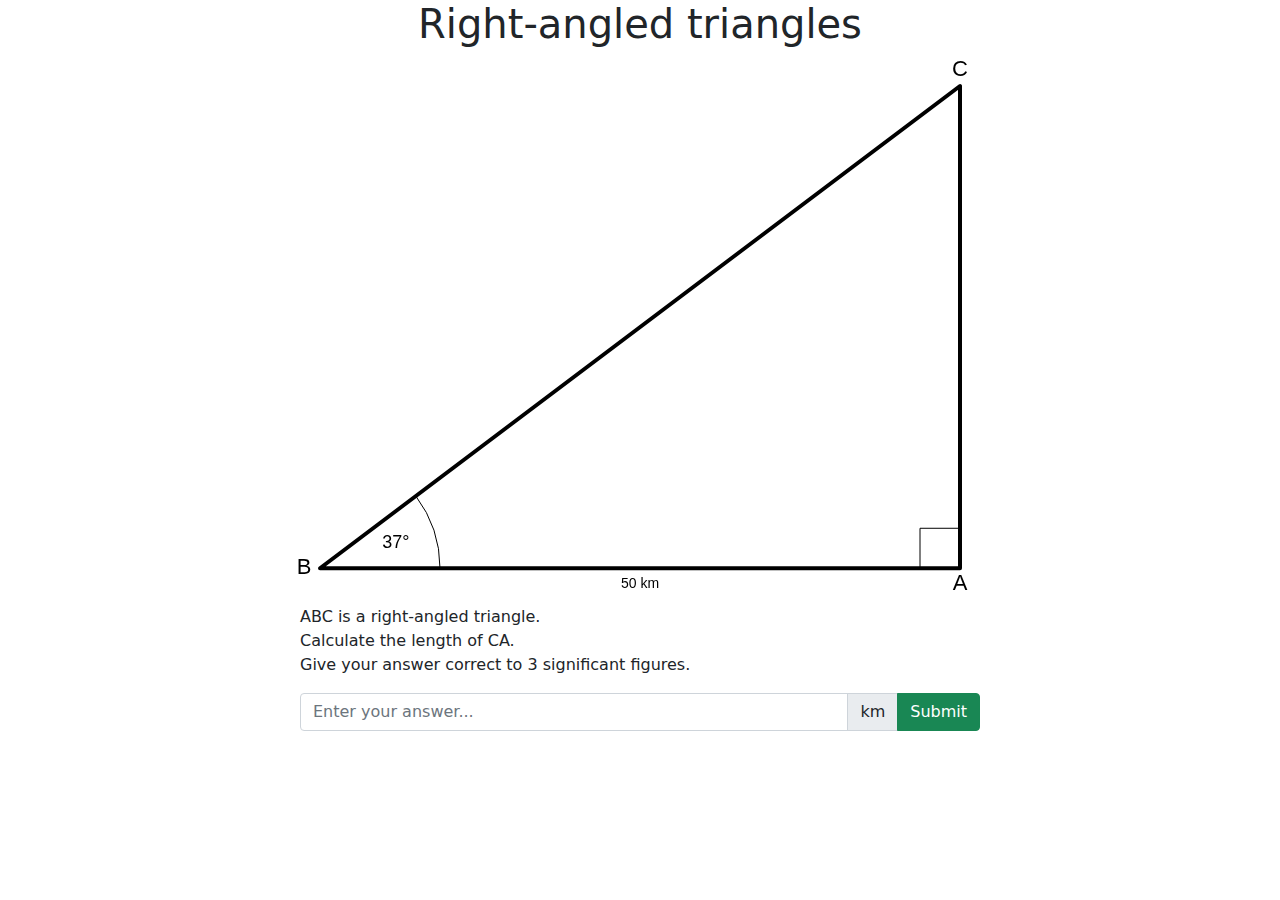
<file: rats/index.html>
<!doctype html>
<html lang="en">

<head>
    <!-- Required meta tags -->
    <meta charset="utf-8">
    <meta name="viewport" content="width=device-width, initial-scale=1">

    <!-- Bootstrap CSS -->
    <link href="css/style.css" rel="stylesheet">

    <title>Right-angled triangles</title>
</head>

<body>
    <div class="container">
        <div class="row">
            <div class="col">
                <h1 class="text-center">Right-angled triangles</h1>
                <div id="rats"></div>
            </div>
        </div>
    </div>
    <script src="js/bootstrap.bundle.min.js"></script>
    <script src="js/main.js"></script>
</body>

</html>
</file>
